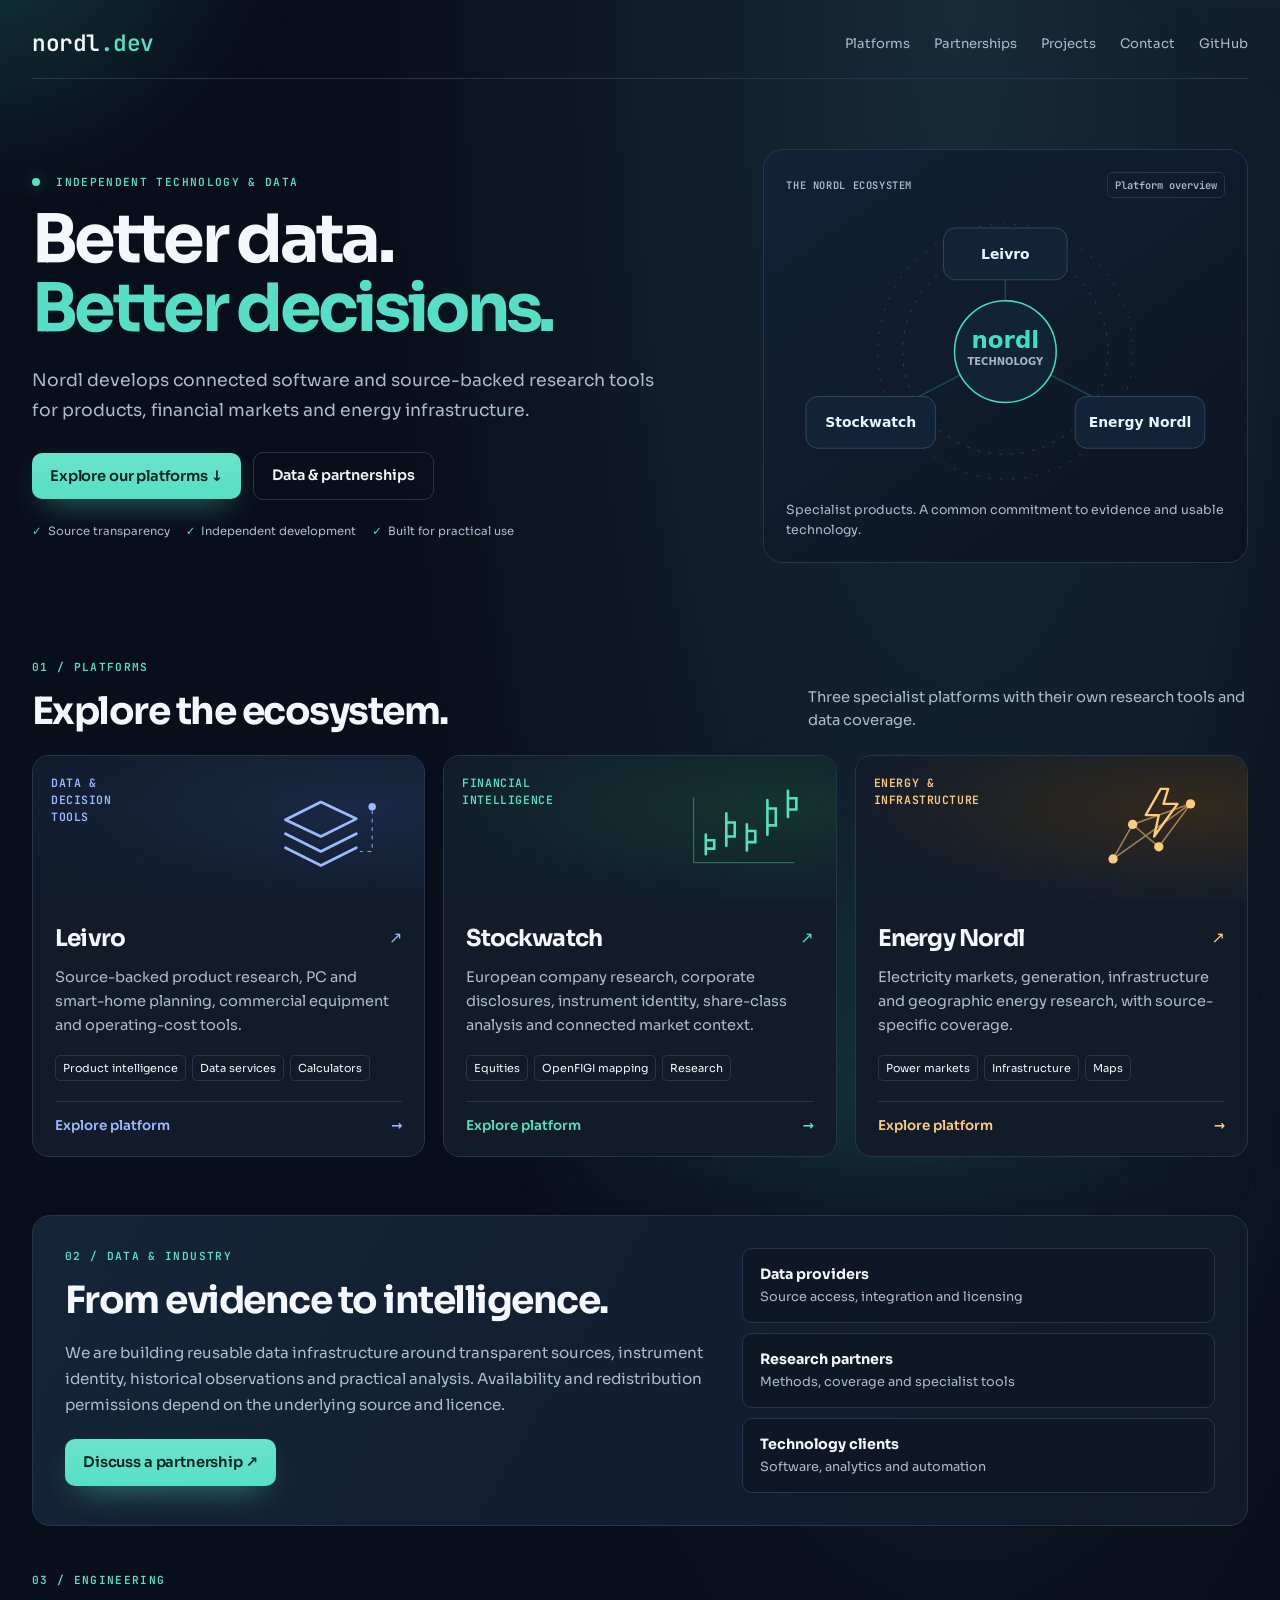
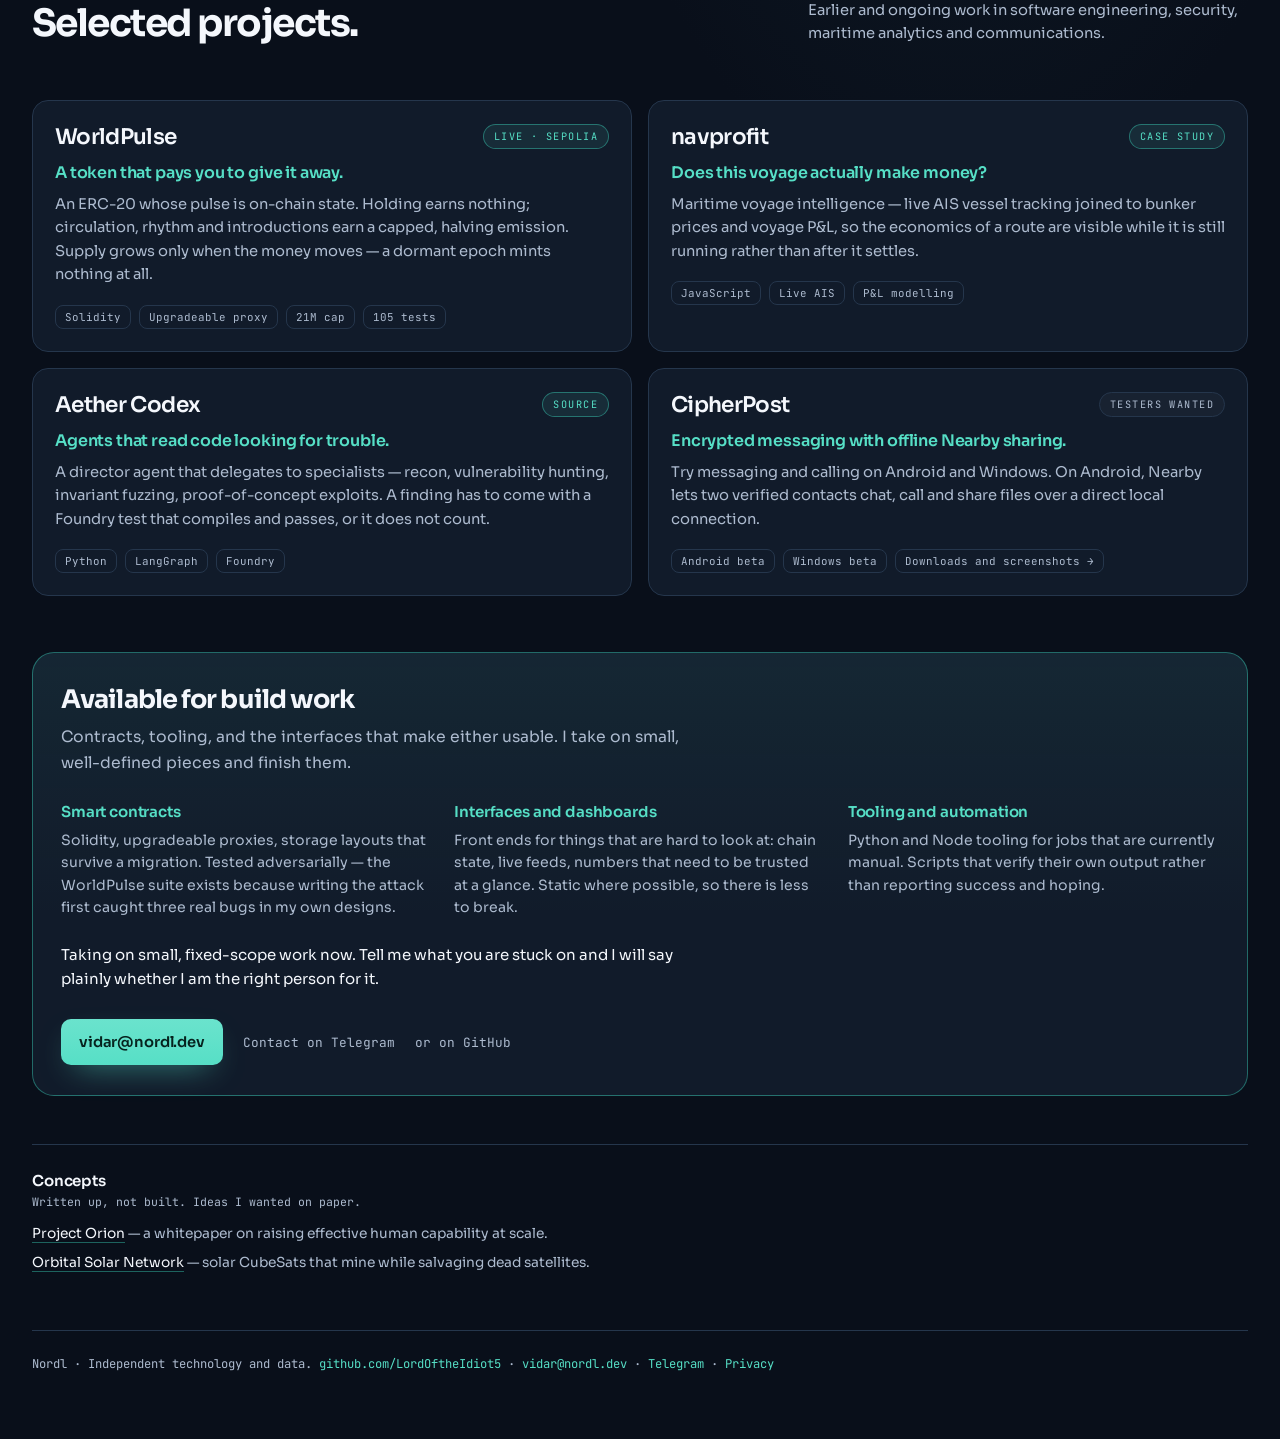
<file: index.html>
<!doctype html>
<html lang="en">
<head>
  <meta charset="UTF-8">
  <meta name="viewport" content="width=device-width, initial-scale=1.0">
  <title>Nordl — Technology, data &amp; intelligence</title>
  <meta name="description" content="Independent technology and source-backed data platforms for product research, financial markets and energy infrastructure.">
  <meta property="og:title" content="Nordl — Technology, data &amp; intelligence">
  <meta property="og:description" content="Independent technology and source-backed data platforms for product research, financial markets and energy infrastructure.">
  <meta property="og:type" content="website">
  <meta property="og:url" content="https://nordl.dev/">
  <meta name="twitter:card" content="summary">
  <link rel="icon" href="data:image/svg+xml,%3Csvg xmlns='http://www.w3.org/2000/svg' viewBox='0 0 32 32'%3E%3Ccircle cx='16' cy='16' r='13' fill='none' stroke='%233ee0c5' stroke-width='3'/%3E%3C/svg%3E">
  <link rel="preconnect" href="https://fonts.googleapis.com">
  <link rel="preconnect" href="https://fonts.gstatic.com" crossorigin>
  <link href="https://fonts.googleapis.com/css2?family=Sora:wght@400;600;700&family=JetBrains+Mono:wght@400;600&display=swap" rel="stylesheet">
  <link rel="canonical" href="https://nordl.dev/">
  <meta name="robots" content="index,follow">
  <meta name="theme-color" content="#0a101b">
  <link rel="stylesheet" href="style.css">
  <link rel="stylesheet" href="home-v2.css">
  <meta name="google-adsense-account" content="ca-pub-8277014667878301">
</head>
<body class="nordl-home">
  <div class="aurora" aria-hidden="true"></div>

  <main class="page">
    <header class="masthead">
      <a class="wordmark" href="/">nordl<span>.dev</span></a>
      <nav class="links" aria-label="Main navigation">
        <a href="#platforms">Platforms</a>
        <a href="#partnerships">Partnerships</a>
        <a href="#projects">Projects</a>
        <a href="#work">Contact</a>
        <a href="https://github.com/LordOftheIdiot5" target="_blank" rel="noopener noreferrer">GitHub</a>
      </nav>
    </header>

    <section class="nordl-hero" aria-labelledby="main-title">
      <div class="hero-copy"><p class="section-kicker"><span class="signal-dot"></span> INDEPENDENT TECHNOLOGY &amp; DATA</p>
      <h1 id="main-title">Better data.<br><span>Better decisions.</span></h1>
      <p class="hero-description">Nordl develops connected software and source-backed research tools for products, financial markets and energy infrastructure.</p>
      <div class="hero-actions"><a class="contact-button" href="#platforms">Explore our platforms <span aria-hidden="true">↓</span></a><a class="outline-button" href="#partnerships">Data &amp; partnerships</a></div>
      <div class="hero-principles"><span>Source transparency</span><span>Independent development</span><span>Built for practical use</span></div></div>
      <div class="network-panel" aria-label="Our technology ecosystem">
        <div class="network-top"><span>THE NORDL ECOSYSTEM</span><span class="network-chip">Platform overview</span></div>
        <svg viewBox="0 0 440 280" role="img" aria-labelledby="network-title"><title id="network-title">Nordl connects Leivro, Stockwatch and Energy Nordl as independent specialist platforms</title><g fill="none" stroke="#3ee0c5" stroke-opacity=".24"><circle cx="220" cy="142" r="103" stroke-dasharray="3 8"/><circle cx="220" cy="142" r="128" stroke-dasharray="2 10"/><path d="M220 142 220 44M220 142 85 212M220 142 355 212" stroke-width="1.5"/></g><g fill="#132337" stroke="#31475b"><rect x="158" y="18" width="124" height="52" rx="12"/><rect x="20" y="187" width="130" height="52" rx="12"/><rect x="290" y="187" width="130" height="52" rx="12"/><circle cx="220" cy="142" r="51" stroke="#3ee0c5" stroke-width="1.5"/></g><g font-family="system-ui,sans-serif" text-anchor="middle" fill="#e9f5ff" font-size="14" font-weight="600"><text x="220" y="49">Leivro</text><text x="85" y="218">Stockwatch</text><text x="355" y="218">Energy Nordl</text><text x="220" y="138" font-size="23" fill="#3ee0c5">nordl</text><text x="220" y="155" font-size="10" fill="#a0b7cc">TECHNOLOGY</text></g></svg>
        <p>Specialist products. A common commitment to evidence and usable technology.</p>
      </div>
    </section>
    <section class="nordl-section" id="platforms"><div class="section-heading"><div><p class="section-kicker">01 / PLATFORMS</p><h2>Explore the ecosystem.</h2></div><p>Three specialist platforms with their own research tools and data coverage.</p></div><div class="platform-grid"><a class="platform leivro" href="https://leivro.com/"><div class="platform-art" aria-hidden="true"><span>Data &amp; decision tools</span><svg viewBox="0 0 150 120"><path d="M24 49 62 30 100 48 62 67Z M24 64 62 83 100 64 M24 79 62 98 100 79" fill="none" stroke="currentColor" stroke-width="2.8" stroke-linecap="round" stroke-linejoin="round"/><circle cx="117" cy="35" r="4" fill="currentColor"/><path d="M117 39v44h-13" fill="none" stroke="currentColor" stroke-dasharray="4 5"/></svg></div><div class="platform-body"><div class="platform-title"><h3>Leivro</h3><span aria-hidden="true">↗</span></div><p>Source-backed product research, PC and smart-home planning, commercial equipment and operating-cost tools.</p><ul class="platform-tags"><li>Product intelligence</li><li>Data services</li><li>Calculators</li></ul><span class="platform-link">Explore platform <span aria-hidden="true">→</span></span></div></a>
<a class="platform stocks" href="https://stocks.nordl.dev/"><div class="platform-art" aria-hidden="true"><span>Financial intelligence</span><svg viewBox="0 0 150 120"><path d="M20 95H128M20 25V95" fill="none" stroke="currentColor" opacity=".5"/><g fill="none" stroke="currentColor" stroke-width="2.8" stroke-linecap="round"><path d="M33 65v21m0-15h9v9h-9M55 42v35m0-25h9v15h-9M77 54v28m0-21h9v12h-9M99 28v37m0-28h9v18h-9M121 18v28m0-20h9v12h-9"/></g></svg></div><div class="platform-body"><div class="platform-title"><h3>Stockwatch</h3><span aria-hidden="true">↗</span></div><p>European company research, corporate disclosures, instrument identity, share-class analysis and connected market context.</p><ul class="platform-tags"><li>Equities</li><li>OpenFIGI mapping</li><li>Research</li></ul><span class="platform-link">Explore platform <span aria-hidden="true">→</span></span></div></a>
<a class="platform energy" href="https://energy.nordl.dev/"><div class="platform-art" aria-hidden="true"><span>Energy &amp; infrastructure</span><svg viewBox="0 0 150 120"><path d="M29 91 50 54 78 78 112 32M29 91l83-59M50 54l62-22" stroke="currentColor" stroke-width="1.7" fill="none" opacity=".55"/><g fill="currentColor"><circle cx="29" cy="91" r="5"/><circle cx="50" cy="54" r="5"/><circle cx="78" cy="78" r="5"/><circle cx="112" cy="32" r="5"/></g><path d="m80 16-16 28h14l-5 23 25-35H83l5-16Z" fill="none" stroke="currentColor" stroke-width="2.5" stroke-linejoin="round"/></svg></div><div class="platform-body"><div class="platform-title"><h3>Energy Nordl</h3><span aria-hidden="true">↗</span></div><p>Electricity markets, generation, infrastructure and geographic energy research, with source-specific coverage.</p><ul class="platform-tags"><li>Power markets</li><li>Infrastructure</li><li>Maps</li></ul><span class="platform-link">Explore platform <span aria-hidden="true">→</span></span></div></a></div></section>
    <section class="nordl-section partner-panel" id="partnerships"><div><p class="section-kicker">02 / DATA &amp; INDUSTRY</p><h2>From evidence to intelligence.</h2><p>We are building reusable data infrastructure around transparent sources, instrument identity, historical observations and practical analysis. Availability and redistribution permissions depend on the underlying source and licence.</p><a class="contact-button" href="mailto:vidar@nordl.dev?subject=Data%20and%20technology%20partnerships">Discuss a partnership <span aria-hidden="true">↗</span></a></div><div class="partner-topics"><div><strong>Data providers</strong><span>Source access, integration and licensing</span></div><div><strong>Research partners</strong><span>Methods, coverage and specialist tools</span></div><div><strong>Technology clients</strong><span>Software, analytics and automation</span></div></div></section>
    <section class="nordl-section" id="projects"><div class="section-heading"><div><p class="section-kicker">03 / ENGINEERING</p><h2>Selected projects.</h2></div><p>Earlier and ongoing work in software engineering, security, maritime analytics and communications.</p></div></section>


    <section class="projects">
      <a class="project live" href="worldpulse.html">
        <div class="project-head">
          <h2>WorldPulse</h2>
          <span class="badge">Live · Sepolia</span>
        </div>
        <p class="project-line">A token that pays you to give it away.</p>
        <p class="project-body">
          An ERC-20 whose pulse is on-chain state. Holding earns nothing; circulation,
          rhythm and introductions earn a capped, halving emission. Supply grows only
          when the money moves — a dormant epoch mints nothing at all.
        </p>
        <ul class="project-meta">
          <li>Solidity</li>
          <li>Upgradeable proxy</li>
          <li>21M cap</li>
          <li>105 tests</li>
        </ul>
      </a>

      <a class="project live" href="navprofit.html">
        <div class="project-head">
          <h2>navprofit</h2>
          <span class="badge">Case study</span>
        </div>
        <p class="project-line">Does this voyage actually make money?</p>
        <p class="project-body">
          Maritime voyage intelligence — live AIS vessel tracking joined to bunker
          prices and voyage P&amp;L, so the economics of a route are visible while it
          is still running rather than after it settles.
        </p>
        <ul class="project-meta">
          <li>JavaScript</li>
          <li>Live AIS</li>
          <li>P&amp;L modelling</li>
        </ul>
      </a>

      <a class="project live" href="aether-codex.html">
        <div class="project-head">
          <h2>Aether Codex</h2>
          <span class="badge">Source</span>
        </div>
        <p class="project-line">Agents that read code looking for trouble.</p>
        <p class="project-body">
          A director agent that delegates to specialists — recon, vulnerability
          hunting, invariant fuzzing, proof-of-concept exploits. A finding has to
          come with a Foundry test that compiles and passes, or it does not count.
        </p>
        <ul class="project-meta">
          <li>Python</li>
          <li>LangGraph</li>
          <li>Foundry</li>
        </ul>
      </a>

      <a class="project live" href="cipherpost.html">
        <div class="project-head">
          <h2>CipherPost</h2>
          <span class="badge quiet">Testers wanted</span>
        </div>
        <p class="project-line">Encrypted messaging with offline Nearby sharing.</p>
        <p class="project-body">Try messaging and calling on Android and Windows. On Android, Nearby lets two verified contacts chat, call and share files over a direct local connection.</p>
        <ul class="project-meta">
          <li>Android beta</li>
          <li>Windows beta</li>
          <li>Downloads and screenshots →</li>
        </ul>
      </a>
    </section>


    <section class="services" id="work">
      <h2 class="services-title">Available for build work</h2>
      <p class="services-lede">
        Contracts, tooling, and the interfaces that make either usable. I take on
        small, well-defined pieces and finish them.
      </p>
      <div class="services-grid">
        <div class="service">
          <h3>Smart contracts</h3>
          <p>
            Solidity, upgradeable proxies, storage layouts that survive a migration.
            Tested adversarially — the WorldPulse suite exists because writing the
            attack first caught three real bugs in my own designs.
          </p>
        </div>
        <div class="service">
          <h3>Interfaces and dashboards</h3>
          <p>
            Front ends for things that are hard to look at: chain state, live feeds,
            numbers that need to be trusted at a glance. Static where possible, so
            there is less to break.
          </p>
        </div>
        <div class="service">
          <h3>Tooling and automation</h3>
          <p>
            Python and Node tooling for jobs that are currently manual. Scripts that
            verify their own output rather than reporting success and hoping.
          </p>
        </div>
      </div>
      <p class="services-availability">
        Taking on small, fixed-scope work now. Tell me what you are stuck on and I
        will say plainly whether I am the right person for it.
      </p>
      <p class="services-contact">
        <a class="contact-button" href="mailto:vidar@nordl.dev?subject=Build%20work">vidar@nordl.dev</a>
        <a class="contact-alt" href="https://t.me/NordlOfficial" rel="noopener noreferrer">Contact on Telegram</a>
        <a class="contact-alt" href="https://github.com/LordOftheIdiot5" target="_blank" rel="noopener noreferrer">or on GitHub</a>
      </p>
    </section>

    <section class="concepts">
      <h2 class="concepts-title">Concepts</h2>
      <p class="concepts-note">Written up, not built. Ideas I wanted on paper.</p>
      <ul class="concepts-list">
        <li>
          <a href="https://github.com/LordOftheIdiot5/project-orion" target="_blank" rel="noopener noreferrer">Project Orion</a>
          <span>— a whitepaper on raising effective human capability at scale.</span>
        </li>
        <li>
          <a href="https://github.com/LordOftheIdiot5/osn-whitepaper" target="_blank" rel="noopener noreferrer">Orbital Solar Network</a>
          <span>— solar CubeSats that mine while salvaging dead satellites.</span>
        </li>
      </ul>
    </section>

    <footer class="foot">
      <p>
        Nordl · Independent technology and data.
        <a href="https://github.com/LordOftheIdiot5" target="_blank" rel="noopener noreferrer">github.com/LordOftheIdiot5</a>
        · <a href="mailto:vidar@nordl.dev">vidar@nordl.dev</a>
         · <a href="https://t.me/NordlOfficial" rel="noopener noreferrer">Telegram</a> · <a href="/privacy.html">Privacy</a>
      </p>
    </footer>
  </main>
</body>
</html>
</file>
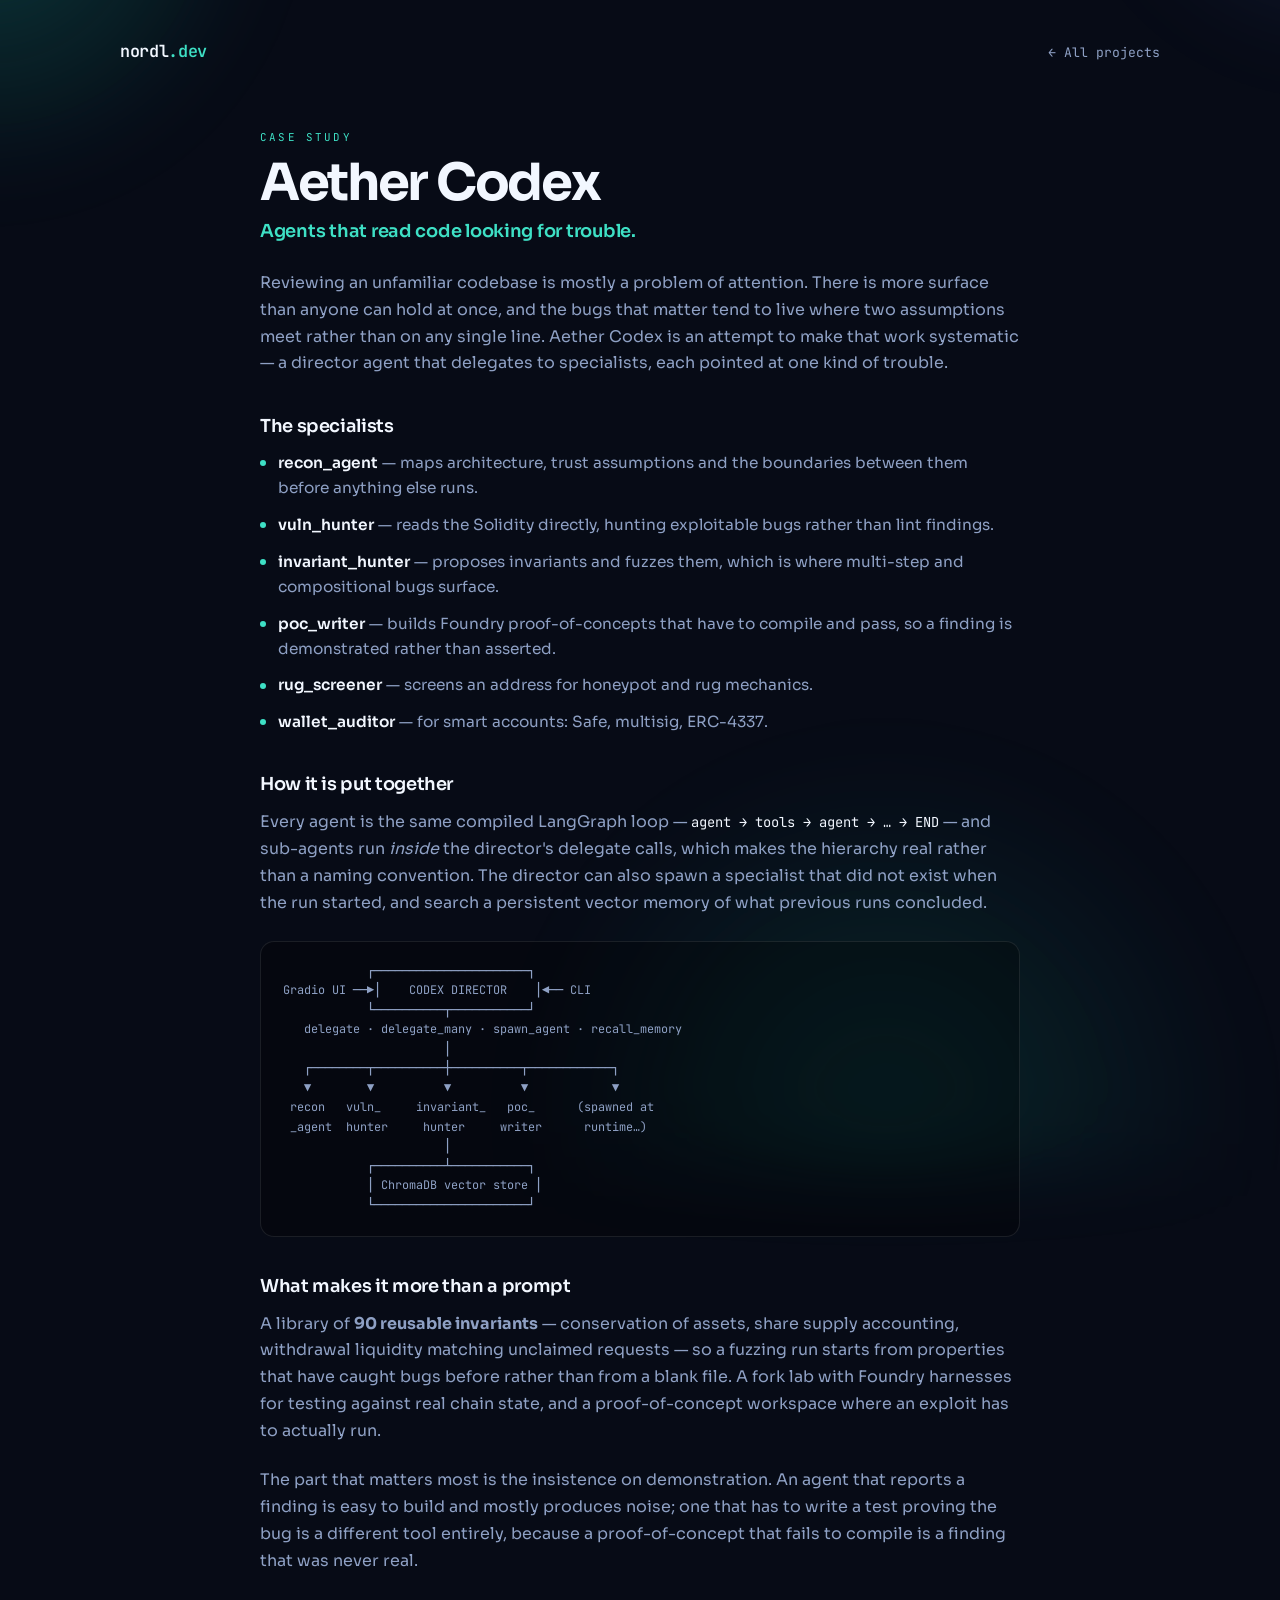
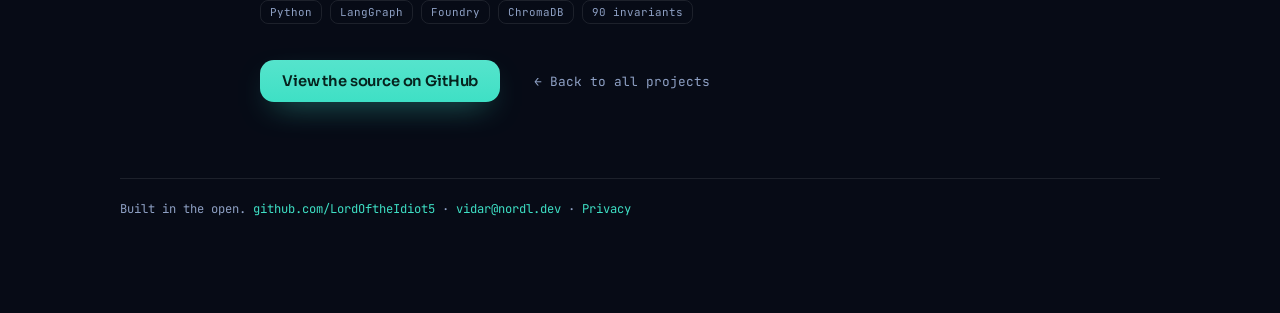
<file: aether-codex.html>
<!doctype html>
<html lang="en">
<head>
  <meta charset="UTF-8">
  <meta name="viewport" content="width=device-width, initial-scale=1.0">
  <title>Aether Codex — nordl.dev</title>
  <meta name="description" content="A multi-agent framework where specialist agents read Solidity, write proof-of-concept exploits, and fuzz invariants.">
  <meta property="og:title" content="Aether Codex — agents that read code looking for trouble">
  <meta property="og:description" content="Specialist LangGraph agents for recon, vulnerability hunting, PoC exploits and invariant fuzzing.">
  <meta property="og:type" content="article">
  <meta property="og:url" content="https://nordl.dev/aether-codex.html">
  <meta name="twitter:card" content="summary">
  <link rel="icon" href="data:image/svg+xml,%3Csvg xmlns='http://www.w3.org/2000/svg' viewBox='0 0 32 32'%3E%3Ccircle cx='16' cy='16' r='13' fill='none' stroke='%233ee0c5' stroke-width='3'/%3E%3C/svg%3E">
  <link rel="preconnect" href="https://fonts.googleapis.com">
  <link rel="preconnect" href="https://fonts.gstatic.com" crossorigin>
  <link href="https://fonts.googleapis.com/css2?family=Sora:wght@400;600;700&family=JetBrains+Mono:wght@400;600&display=swap" rel="stylesheet">
  <link rel="stylesheet" href="style.css">
  <meta name="google-adsense-account" content="ca-pub-8277014667878301">
</head>
<body>
  <div class="aurora" aria-hidden="true"></div>

  <main class="page">
    <header class="masthead">
      <a class="wordmark" href="/">nordl<span>.dev</span></a>
      <nav class="links">
        <a href="/">← All projects</a>
      </nav>
    </header>

    <article class="case">
      <p class="case-kicker">Case study</p>
      <h1>Aether Codex</h1>
      <p class="case-line">Agents that read code looking for trouble.</p>

      <p class="case-body">
        Reviewing an unfamiliar codebase is mostly a problem of attention. There is
        more surface than anyone can hold at once, and the bugs that matter tend to
        live where two assumptions meet rather than on any single line. Aether Codex
        is an attempt to make that work systematic — a director agent that delegates
        to specialists, each pointed at one kind of trouble.
      </p>

      <h2>The specialists</h2>
      <ul class="case-list">
        <li><strong>recon_agent</strong> — maps architecture, trust assumptions and the boundaries between them before anything else runs.</li>
        <li><strong>vuln_hunter</strong> — reads the Solidity directly, hunting exploitable bugs rather than lint findings.</li>
        <li><strong>invariant_hunter</strong> — proposes invariants and fuzzes them, which is where multi-step and compositional bugs surface.</li>
        <li><strong>poc_writer</strong> — builds Foundry proof-of-concepts that have to compile and pass, so a finding is demonstrated rather than asserted.</li>
        <li><strong>rug_screener</strong> — screens an address for honeypot and rug mechanics.</li>
        <li><strong>wallet_auditor</strong> — for smart accounts: Safe, multisig, ERC-4337.</li>
      </ul>

      <h2>How it is put together</h2>
      <p class="case-body">
        Every agent is the same compiled LangGraph loop —
        <span class="mono-inline">agent → tools → agent → … → END</span> — and
        sub-agents run <em>inside</em> the director's delegate calls, which makes the
        hierarchy real rather than a naming convention. The director can also spawn a
        specialist that did not exist when the run started, and search a persistent
        vector memory of what previous runs concluded.
      </p>

      <pre class="case-code"><code>            ┌──────────────────────┐
Gradio UI ──▶│    CODEX DIRECTOR    │◀── CLI
            └──────────┬───────────┘
   delegate · delegate_many · spawn_agent · recall_memory
                       │
   ┌────────┬──────────┼──────────┬────────────┐
   ▼        ▼          ▼          ▼            ▼
 recon   vuln_     invariant_   poc_      (spawned at
 _agent  hunter     hunter     writer      runtime…)
                       │
            ┌──────────┴───────────┐
            │ ChromaDB vector store │
            └──────────────────────┘</code></pre>

      <h2>What makes it more than a prompt</h2>
      <p class="case-body">
        A library of <strong>90 reusable invariants</strong> — conservation of assets,
        share supply accounting, withdrawal liquidity matching unclaimed requests — so
        a fuzzing run starts from properties that have caught bugs before rather than
        from a blank file. A fork lab with Foundry harnesses for testing against real
        chain state, and a proof-of-concept workspace where an exploit has to actually
        run.
      </p>
      <p class="case-body">
        The part that matters most is the insistence on demonstration. An agent that
        reports a finding is easy to build and mostly produces noise; one that has to
        write a test proving the bug is a different tool entirely, because a
        proof-of-concept that fails to compile is a finding that was never real.
      </p>

      <ul class="project-meta case-meta">
        <li>Python</li>
        <li>LangGraph</li>
        <li>Foundry</li>
        <li>ChromaDB</li>
        <li>90 invariants</li>
      </ul>

      <p class="case-actions">
        <a class="contact-button" href="https://github.com/LordOftheIdiot5/aether-codex" target="_blank" rel="noopener noreferrer">View the source on GitHub</a>
        <a class="contact-alt" href="/">← Back to all projects</a>
      </p>
    </article>

    <footer class="foot">
      <p>
        Built in the open.
        <a href="https://github.com/LordOftheIdiot5" target="_blank" rel="noopener noreferrer">github.com/LordOftheIdiot5</a>
        · <a href="mailto:vidar@nordl.dev">vidar@nordl.dev</a>
         · <a href="/privacy.html">Privacy</a>
      </p>
    </footer>
  </main>
</body>
</html>
</file>
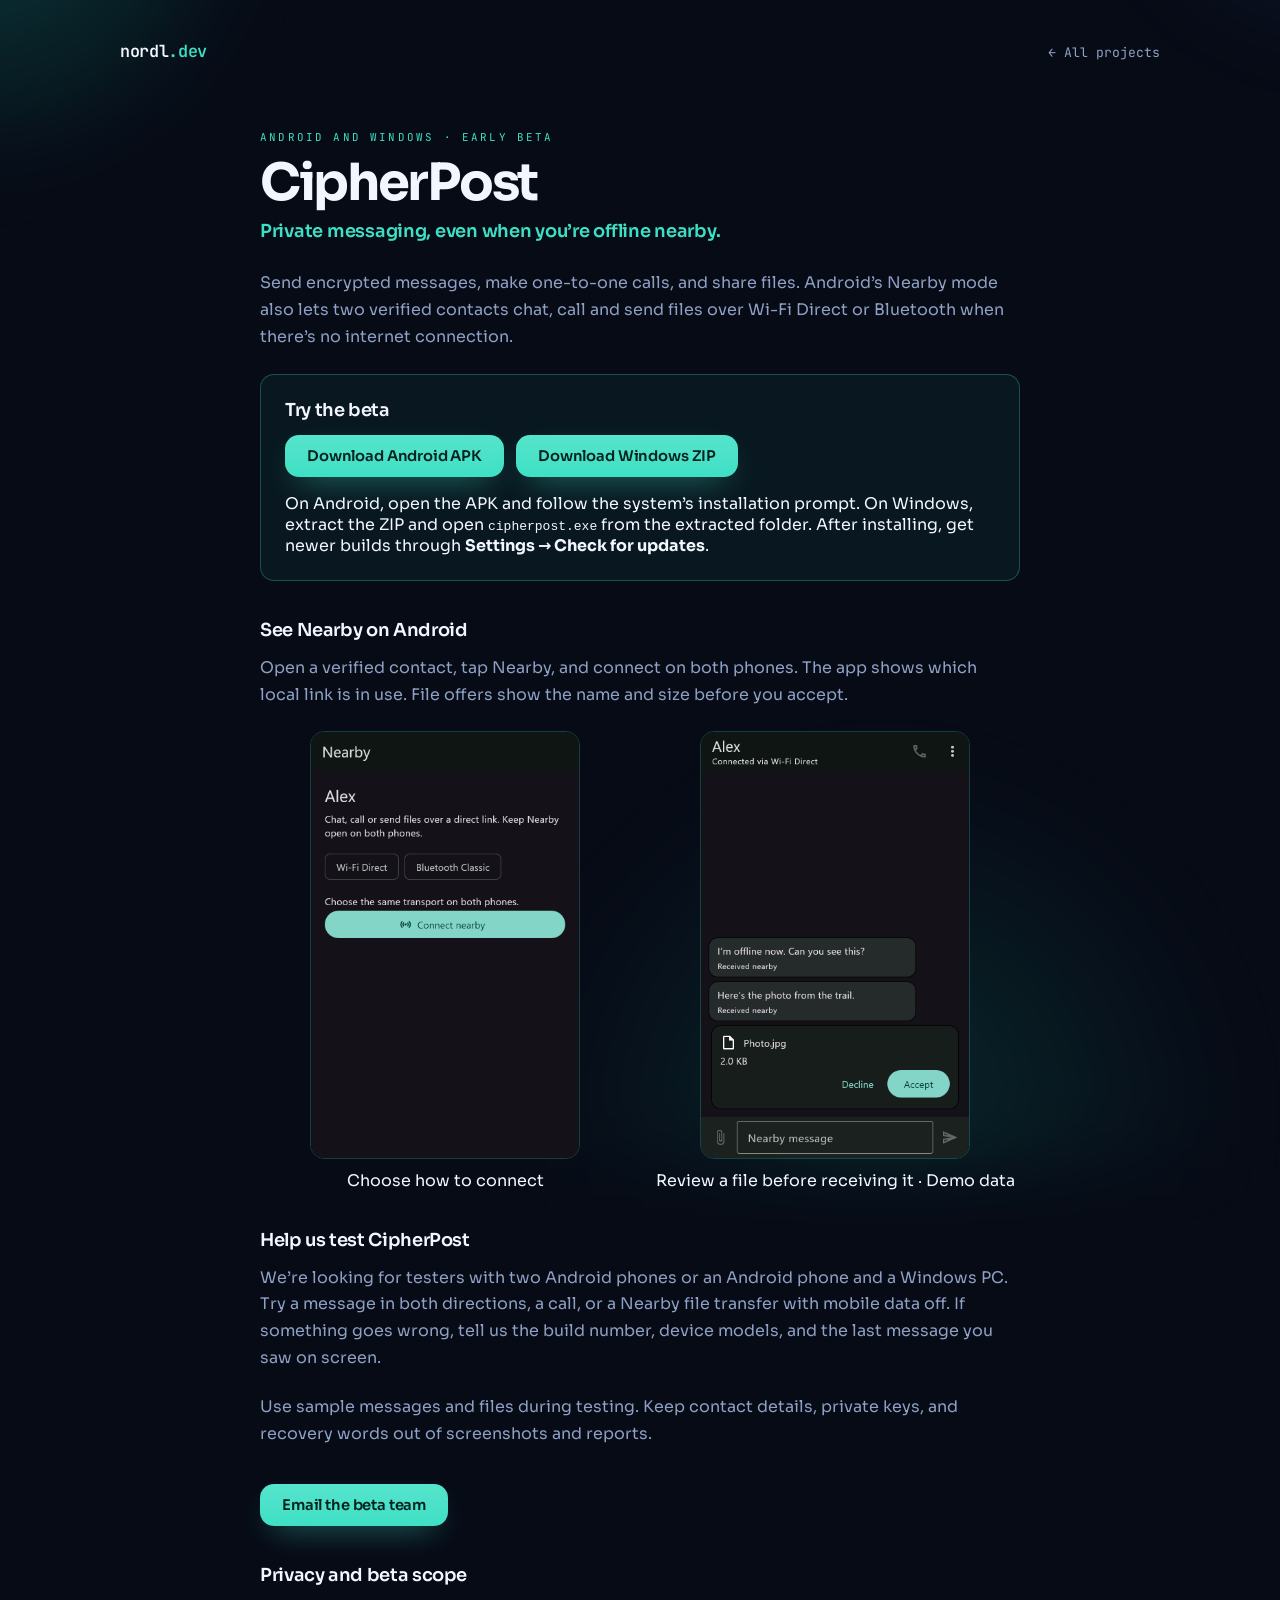
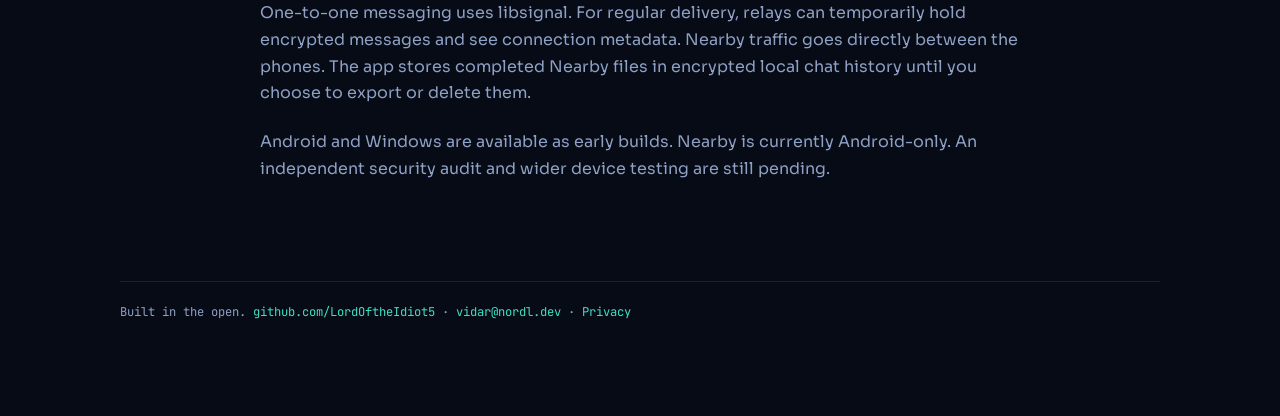
<file: cipherpost.html>
<!doctype html>
<html lang="en">
<head>
  <meta charset="UTF-8">
  <meta name="viewport" content="width=device-width, initial-scale=1.0">
  <title>CipherPost — nordl.dev</title>
  <meta name="description" content="Try CipherPost for Android and Windows. Test encrypted messaging, calls, and offline Nearby sharing on Android.">
  <meta property="og:title" content="CipherPost — encrypted messaging beta">
  <meta property="og:description" content="Try encrypted messaging and calls, plus direct offline sharing between nearby Android phones.">
  <meta property="og:type" content="article">
  <meta property="og:url" content="https://nordl.dev/cipherpost.html">
  <meta property="og:image" content="https://nordl.dev/img/cipherpost-nearby-file.png">
  <meta name="twitter:card" content="summary_large_image">
  <meta name="twitter:image" content="https://nordl.dev/img/cipherpost-nearby-file.png">
  <link rel="icon" href="data:image/svg+xml,%3Csvg xmlns='http://www.w3.org/2000/svg' viewBox='0 0 32 32'%3E%3Ccircle cx='16' cy='16' r='13' fill='none' stroke='%233ee0c5' stroke-width='3'/%3E%3C/svg%3E">
  <link rel="preconnect" href="https://fonts.googleapis.com">
  <link rel="preconnect" href="https://fonts.gstatic.com" crossorigin>
  <link href="https://fonts.googleapis.com/css2?family=Sora:wght@400;600;700&family=JetBrains+Mono:wght@400;600&display=swap" rel="stylesheet">
  <link rel="stylesheet" href="style.css">
  <meta name="google-adsense-account" content="ca-pub-8277014667878301">
</head>
<body>
  <div class="aurora" aria-hidden="true"></div>

  <main class="page">
    <header class="masthead">
      <a class="wordmark" href="/">nordl<span>.dev</span></a>
      <nav class="links">
        <a href="/">← All projects</a>
      </nav>
    </header>

    <article class="case">
      <p class="case-kicker">Android and Windows · Early beta</p>
      <h1>CipherPost</h1>
      <p class="case-line">Private messaging, even when you’re offline nearby.</p>
      <p class="case-body">Send encrypted messages, make one-to-one calls, and share files. Android’s Nearby mode also lets two verified contacts chat, call and send files over Wi-Fi Direct or Bluetooth when there’s no internet connection.</p>

      <section class="beta-panel" aria-labelledby="downloads">
        <h2 id="downloads">Try the beta</h2>
        <div class="beta-downloads">
          <a class="contact-button" href="https://relay1.cipherpost.nordl.dev/updates/CipherPost-build36.apk">Download Android APK</a>
          <a class="contact-button" href="https://relay1.cipherpost.nordl.dev/updates/CipherPost-Windows-build30.zip">Download Windows ZIP</a>
        </div>
        <p>On Android, open the APK and follow the system’s installation prompt. On Windows, extract the ZIP and open <code>cipherpost.exe</code> from the extracted folder. After installing, get newer builds through <strong>Settings → Check for updates</strong>.</p>
      </section>

      <section aria-labelledby="nearby-preview">
        <h2 id="nearby-preview">See Nearby on Android</h2>
        <p class="case-body">Open a verified contact, tap Nearby, and connect on both phones. The app shows which local link is in use. File offers show the name and size before you accept.</p>
        <div class="beta-screens">
          <figure>
            <img src="img/cipherpost-nearby-connect.png" alt="CipherPost Nearby setup with Wi-Fi Direct, Bluetooth Classic, and a Connect nearby button" width="780" height="1240" loading="lazy">
            <figcaption>Choose how to connect</figcaption>
          </figure>
          <figure>
            <img src="img/cipherpost-nearby-file.png" alt="A connected CipherPost Nearby chat with a photo offer, Accept and Decline controls, and a message composer" width="780" height="1240" loading="lazy">
            <figcaption>Review a file before receiving it · Demo data</figcaption>
          </figure>
        </div>
      </section>

      <section aria-labelledby="testers">
        <h2 id="testers">Help us test CipherPost</h2>
        <p class="case-body">We’re looking for testers with two Android phones or an Android phone and a Windows PC. Try a message in both directions, a call, or a Nearby file transfer with mobile data off. If something goes wrong, tell us the build number, device models, and the last message you saw on screen.</p>
        <p class="case-body">Use sample messages and files during testing. Keep contact details, private keys, and recovery words out of screenshots and reports.</p>
        <p class="case-actions"><a class="contact-button" href="mailto:Loticoins@proton.me?subject=CipherPost%20beta%20testing">Email the beta team</a></p>
      </section>

      <section aria-labelledby="privacy">
        <h2 id="privacy">Privacy and beta scope</h2>
        <p class="case-body">One-to-one messaging uses libsignal. For regular delivery, relays can temporarily hold encrypted messages and see connection metadata. Nearby traffic goes directly between the phones. The app stores completed Nearby files in encrypted local chat history until you choose to export or delete them.</p>
        <p class="case-body">Android and Windows are available as early builds. Nearby is currently Android-only. An independent security audit and wider device testing are still pending.</p>
      </section>
    </article>

    <footer class="foot">
      <p>
        Built in the open.
        <a href="https://github.com/LordOftheIdiot5" target="_blank" rel="noopener noreferrer">github.com/LordOftheIdiot5</a>
        · <a href="mailto:vidar@nordl.dev">vidar@nordl.dev</a>
         · <a href="/privacy.html">Privacy</a>
      </p>
    </footer>
  </main>
</body>
</html>
</file>
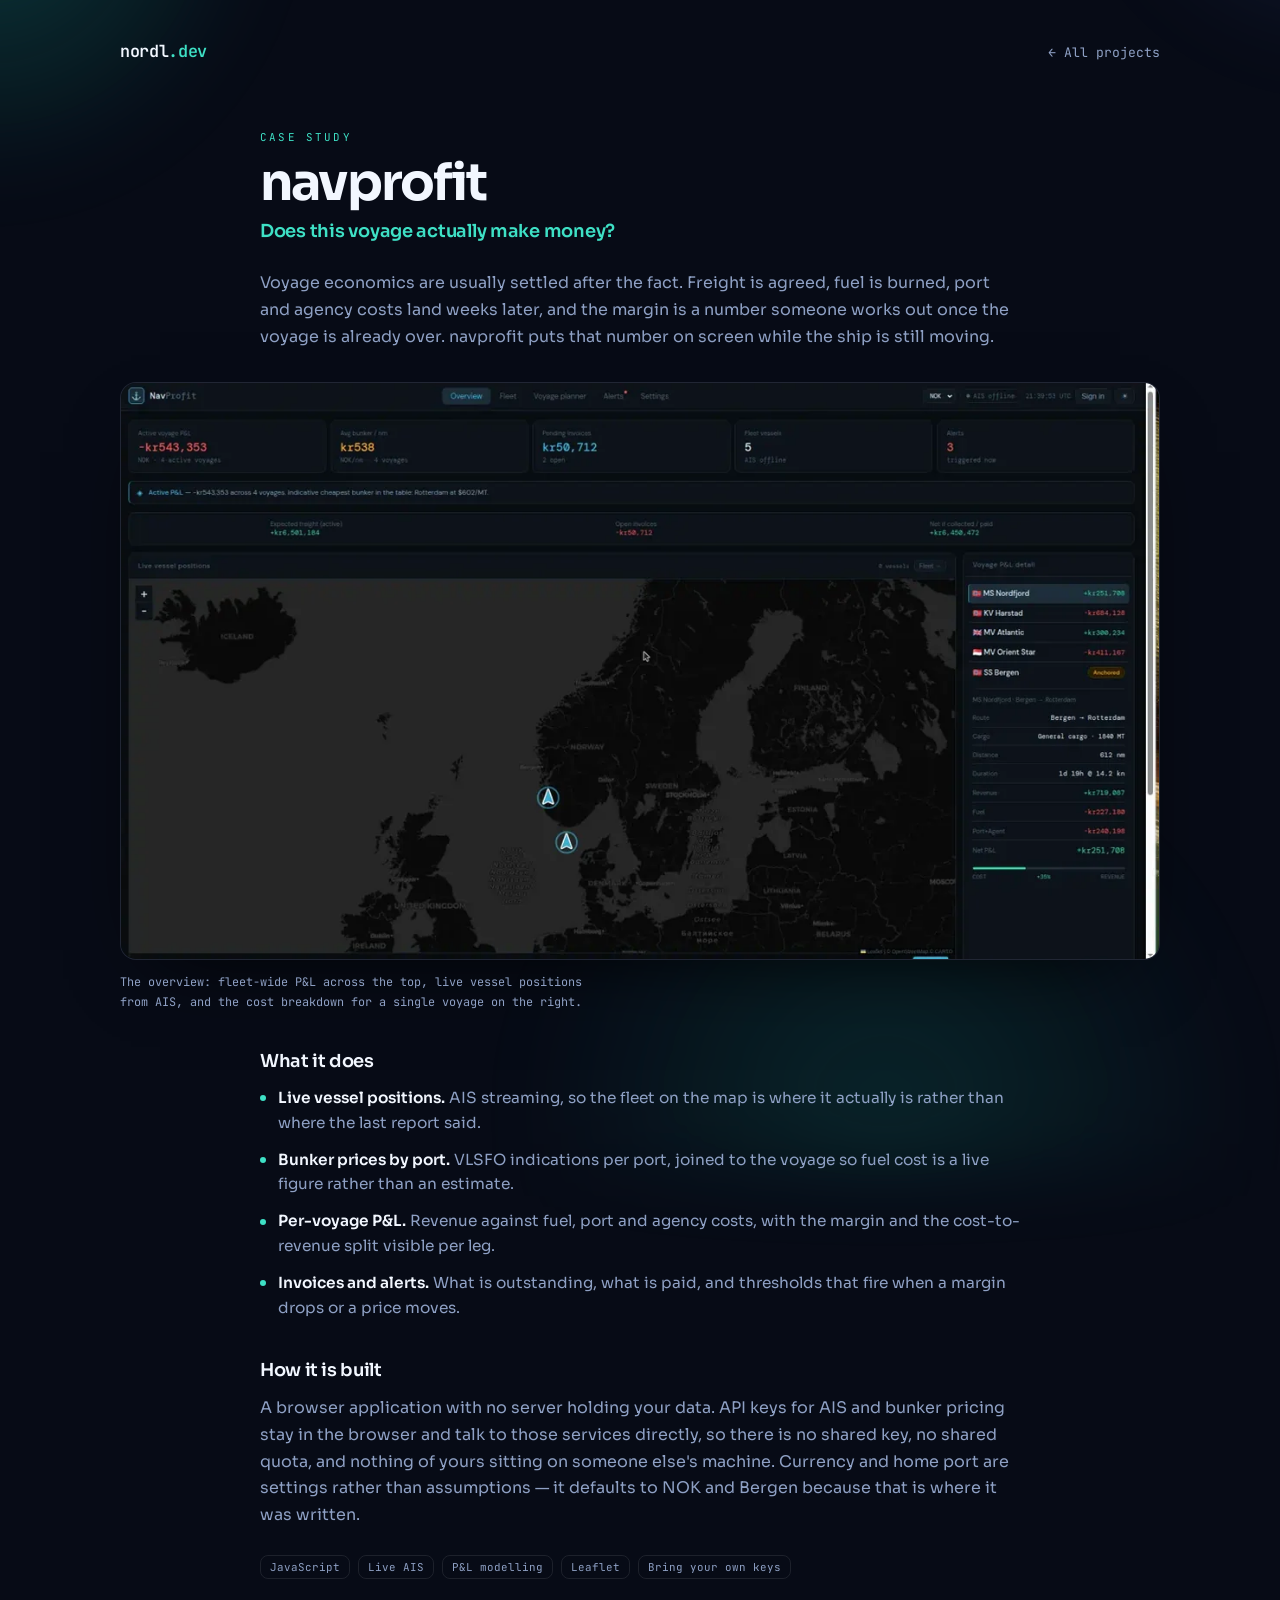
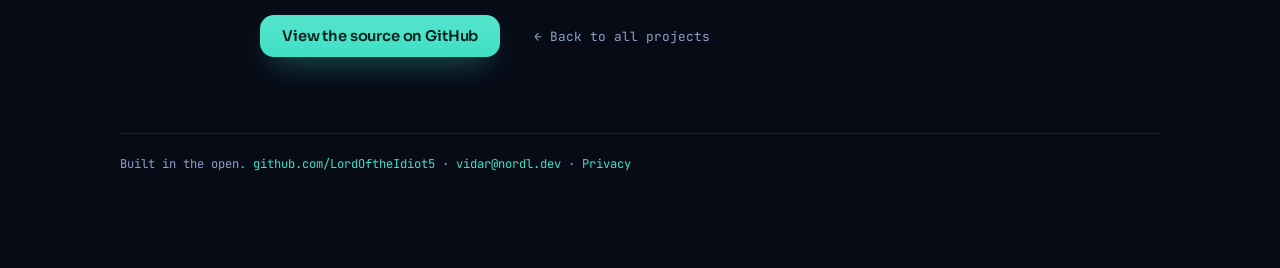
<file: navprofit.html>
<!doctype html>
<html lang="en">
<head>
  <meta charset="UTF-8">
  <meta name="viewport" content="width=device-width, initial-scale=1.0">
  <title>navprofit — nordl.dev</title>
  <meta name="description" content="Maritime voyage intelligence: live AIS vessel tracking joined to bunker prices and voyage P&L.">
  <meta property="og:title" content="navprofit — maritime voyage intelligence">
  <meta property="og:description" content="Live AIS vessel tracking joined to bunker prices and voyage P&L, while the voyage is still running.">
  <meta property="og:type" content="article">
  <meta property="og:url" content="https://nordl.dev/navprofit.html">
  <meta property="og:image" content="https://nordl.dev/img/navprofit.png">
  <meta name="twitter:card" content="summary_large_image">
  <meta name="twitter:image" content="https://nordl.dev/img/navprofit.png">
  <link rel="icon" href="data:image/svg+xml,%3Csvg xmlns='http://www.w3.org/2000/svg' viewBox='0 0 32 32'%3E%3Ccircle cx='16' cy='16' r='13' fill='none' stroke='%233ee0c5' stroke-width='3'/%3E%3C/svg%3E">
  <link rel="preconnect" href="https://fonts.googleapis.com">
  <link rel="preconnect" href="https://fonts.gstatic.com" crossorigin>
  <link href="https://fonts.googleapis.com/css2?family=Sora:wght@400;600;700&family=JetBrains+Mono:wght@400;600&display=swap" rel="stylesheet">
  <link rel="stylesheet" href="style.css">
  <meta name="google-adsense-account" content="ca-pub-8277014667878301">
</head>
<body>
  <div class="aurora" aria-hidden="true"></div>

  <main class="page">
    <header class="masthead">
      <a class="wordmark" href="/">nordl<span>.dev</span></a>
      <nav class="links">
        <a href="/">← All projects</a>
      </nav>
    </header>

    <article class="case">
      <p class="case-kicker">Case study</p>
      <h1>navprofit</h1>
      <p class="case-line">Does this voyage actually make money?</p>

      <p class="case-body">
        Voyage economics are usually settled after the fact. Freight is agreed, fuel
        is burned, port and agency costs land weeks later, and the margin is a
        number someone works out once the voyage is already over. navprofit puts
        that number on screen while the ship is still moving.
      </p>

      <figure class="case-figure">
        <picture>
          <source srcset="img/navprofit.webp" type="image/webp">
          <img src="img/navprofit.png" alt="The navprofit overview: active voyage P&amp;L, average bunker cost per nautical mile, pending invoices and fleet size across the top; a live vessel map of the North Sea and Baltic below; and a per-voyage breakdown of route, cargo, distance, revenue, fuel, port costs and net P&amp;L on the right" width="1200" height="665">
        </picture>
        <figcaption>
          The overview: fleet-wide P&amp;L across the top, live vessel positions from
          AIS, and the cost breakdown for a single voyage on the right.
        </figcaption>
      </figure>

      <h2>What it does</h2>
      <ul class="case-list">
        <li>
          <strong>Live vessel positions.</strong> AIS streaming, so the fleet on the
          map is where it actually is rather than where the last report said.
        </li>
        <li>
          <strong>Bunker prices by port.</strong> VLSFO indications per port, joined
          to the voyage so fuel cost is a live figure rather than an estimate.
        </li>
        <li>
          <strong>Per-voyage P&amp;L.</strong> Revenue against fuel, port and agency
          costs, with the margin and the cost-to-revenue split visible per leg.
        </li>
        <li>
          <strong>Invoices and alerts.</strong> What is outstanding, what is paid,
          and thresholds that fire when a margin drops or a price moves.
        </li>
      </ul>

      <h2>How it is built</h2>
      <p class="case-body">
        A browser application with no server holding your data. API keys for AIS and
        bunker pricing stay in the browser and talk to those services directly, so
        there is no shared key, no shared quota, and nothing of yours sitting on
        someone else's machine. Currency and home port are settings rather than
        assumptions — it defaults to NOK and Bergen because that is where it was
        written.
      </p>

      <ul class="project-meta case-meta">
        <li>JavaScript</li>
        <li>Live AIS</li>
        <li>P&amp;L modelling</li>
        <li>Leaflet</li>
        <li>Bring your own keys</li>
      </ul>

      <p class="case-actions">
        <a class="contact-button" href="https://github.com/LordOftheIdiot5/navprofit" target="_blank" rel="noopener noreferrer">View the source on GitHub</a>
        <a class="contact-alt" href="/">← Back to all projects</a>
      </p>
    </article>

    <footer class="foot">
      <p>
        Built in the open.
        <a href="https://github.com/LordOftheIdiot5" target="_blank" rel="noopener noreferrer">github.com/LordOftheIdiot5</a>
        · <a href="mailto:vidar@nordl.dev">vidar@nordl.dev</a>
         · <a href="/privacy.html">Privacy</a>
      </p>
    </footer>
  </main>
</body>
</html>
</file>
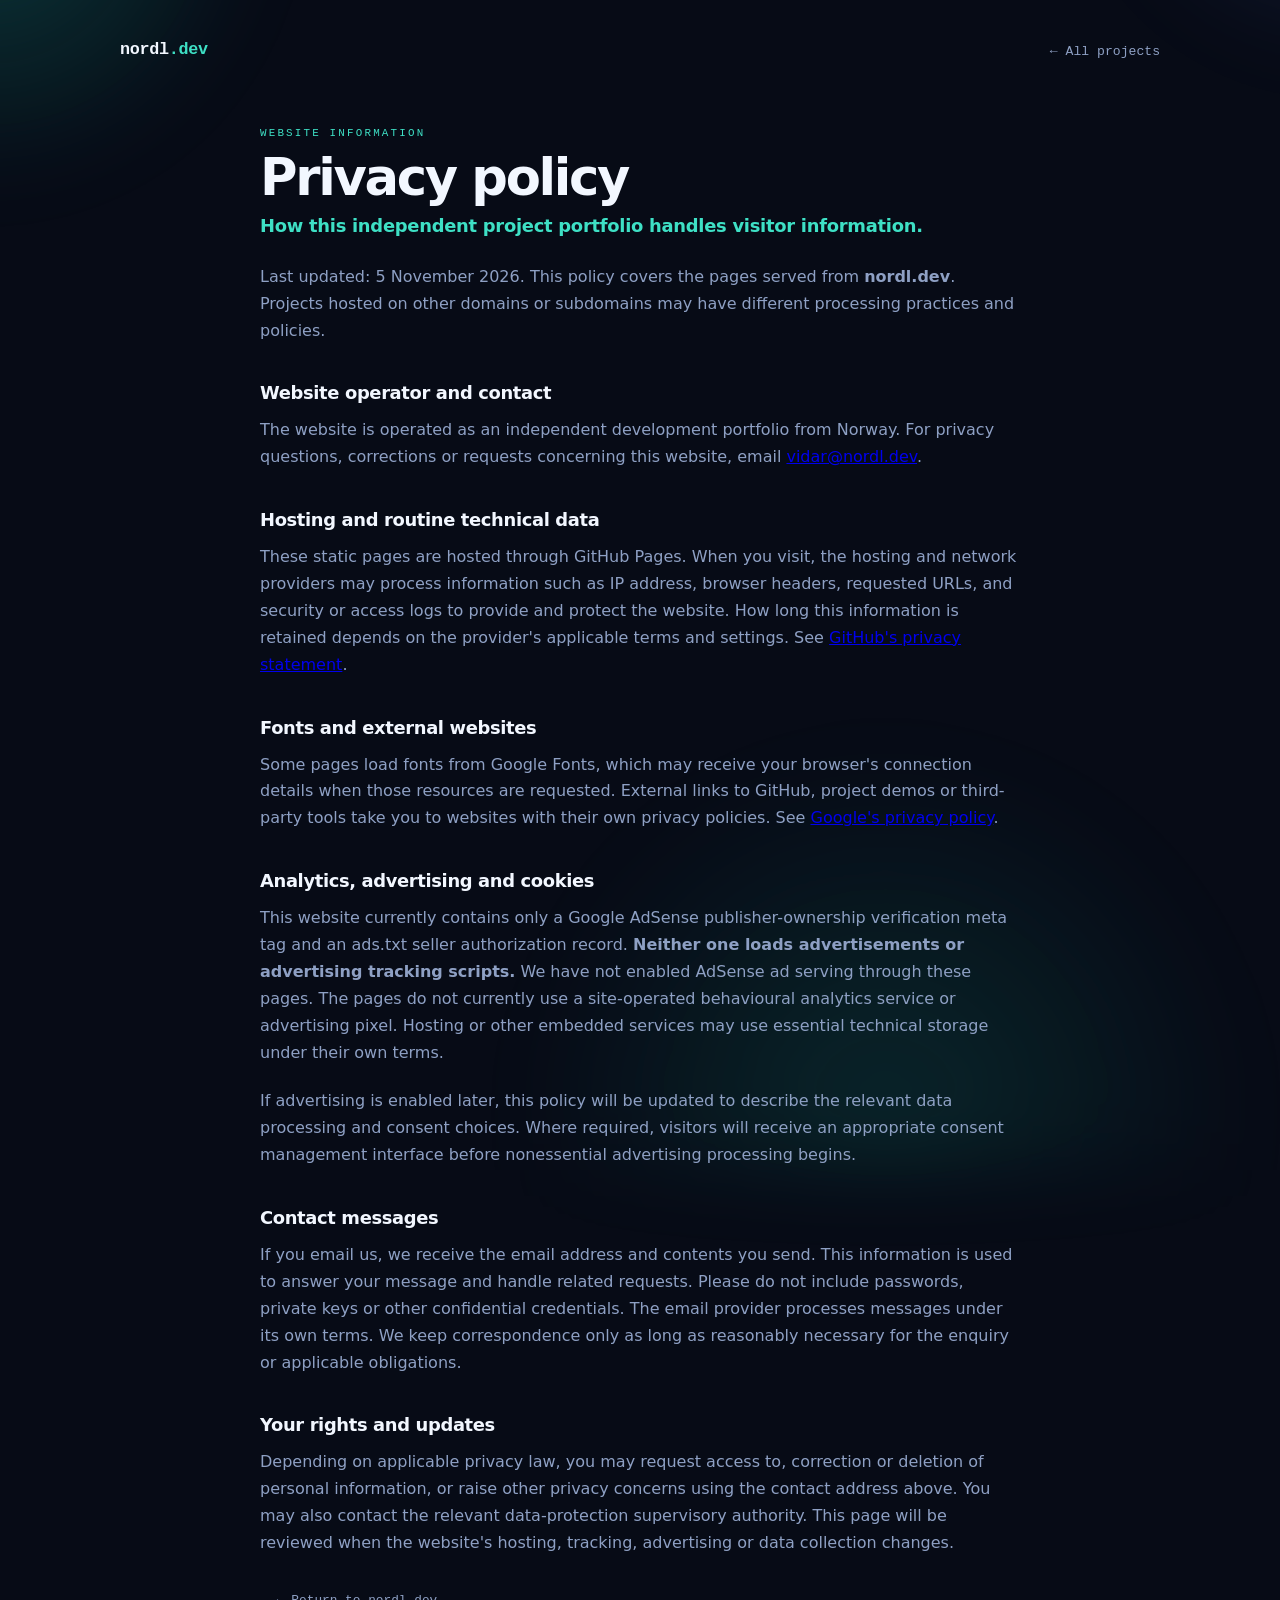
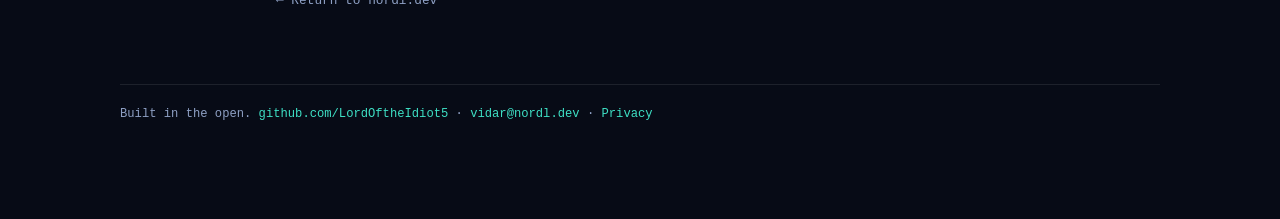
<file: privacy.html>
<!doctype html>
<html lang="en">
<head>
  <meta charset="UTF-8">
  <meta name="viewport" content="width=device-width, initial-scale=1.0">
  <title>Privacy policy — nordl.dev</title>
  <meta name="description" content="Privacy and data handling on nordl.dev, including GitHub Pages hosting, external resources, contact email and advertising status.">
  <meta name="robots" content="index,follow">
  <meta name="google-adsense-account" content="ca-pub-8277014667878301">
  <link rel="canonical" href="https://nordl.dev/privacy.html">
  <link rel="stylesheet" href="style.css">
</head>
<body>
  <div class="aurora" aria-hidden="true"></div>
  <main class="page">
    <header class="masthead">
      <a class="wordmark" href="/">nordl<span>.dev</span></a>
      <nav class="links"><a href="/">← All projects</a></nav>
    </header>
    <article class="case">
      <p class="case-kicker">Website information</p>
      <h1>Privacy policy</h1>
      <p class="case-line">How this independent project portfolio handles visitor information.</p>
      <p class="case-body">Last updated: 5 November 2026. This policy covers the pages served from <strong>nordl.dev</strong>. Projects hosted on other domains or subdomains may have different processing practices and policies.</p>

      <h2>Website operator and contact</h2>
      <p class="case-body">The website is operated as an independent development portfolio from Norway. For privacy questions, corrections or requests concerning this website, email <a href="mailto:vidar@nordl.dev">vidar@nordl.dev</a>.</p>

      <h2>Hosting and routine technical data</h2>
      <p class="case-body">These static pages are hosted through GitHub Pages. When you visit, the hosting and network providers may process information such as IP address, browser headers, requested URLs, and security or access logs to provide and protect the website. How long this information is retained depends on the provider's applicable terms and settings. See <a href="https://docs.github.com/en/site-policy/privacy-policies/github-general-privacy-statement" target="_blank" rel="noopener noreferrer">GitHub's privacy statement</a>.</p>

      <h2>Fonts and external websites</h2>
      <p class="case-body">Some pages load fonts from Google Fonts, which may receive your browser's connection details when those resources are requested. External links to GitHub, project demos or third-party tools take you to websites with their own privacy policies. See <a href="https://policies.google.com/privacy" target="_blank" rel="noopener noreferrer">Google's privacy policy</a>.</p>

      <h2>Analytics, advertising and cookies</h2>
      <p class="case-body">This website currently contains only a Google AdSense publisher-ownership verification meta tag and an ads.txt seller authorization record. <strong>Neither one loads advertisements or advertising tracking scripts.</strong> We have not enabled AdSense ad serving through these pages. The pages do not currently use a site-operated behavioural analytics service or advertising pixel. Hosting or other embedded services may use essential technical storage under their own terms.</p>
      <p class="case-body">If advertising is enabled later, this policy will be updated to describe the relevant data processing and consent choices. Where required, visitors will receive an appropriate consent management interface before nonessential advertising processing begins.</p>

      <h2>Contact messages</h2>
      <p class="case-body">If you email us, we receive the email address and contents you send. This information is used to answer your message and handle related requests. Please do not include passwords, private keys or other confidential credentials. The email provider processes messages under its own terms. We keep correspondence only as long as reasonably necessary for the enquiry or applicable obligations.</p>

      <h2>Your rights and updates</h2>
      <p class="case-body">Depending on applicable privacy law, you may request access to, correction or deletion of personal information, or raise other privacy concerns using the contact address above. You may also contact the relevant data-protection supervisory authority. This page will be reviewed when the website's hosting, tracking, advertising or data collection changes.</p>
      <p class="case-actions"><a class="contact-alt" href="/">← Return to nordl.dev</a></p>
    </article>
    <footer class="foot">
      <p>Built in the open.
        <a href="https://github.com/LordOftheIdiot5" target="_blank" rel="noopener noreferrer">github.com/LordOftheIdiot5</a>
        · <a href="mailto:vidar@nordl.dev">vidar@nordl.dev</a>
        · <a href="/privacy.html" aria-current="page">Privacy</a>
      </p>
    </footer>
  </main>
</body>
</html>
</file>
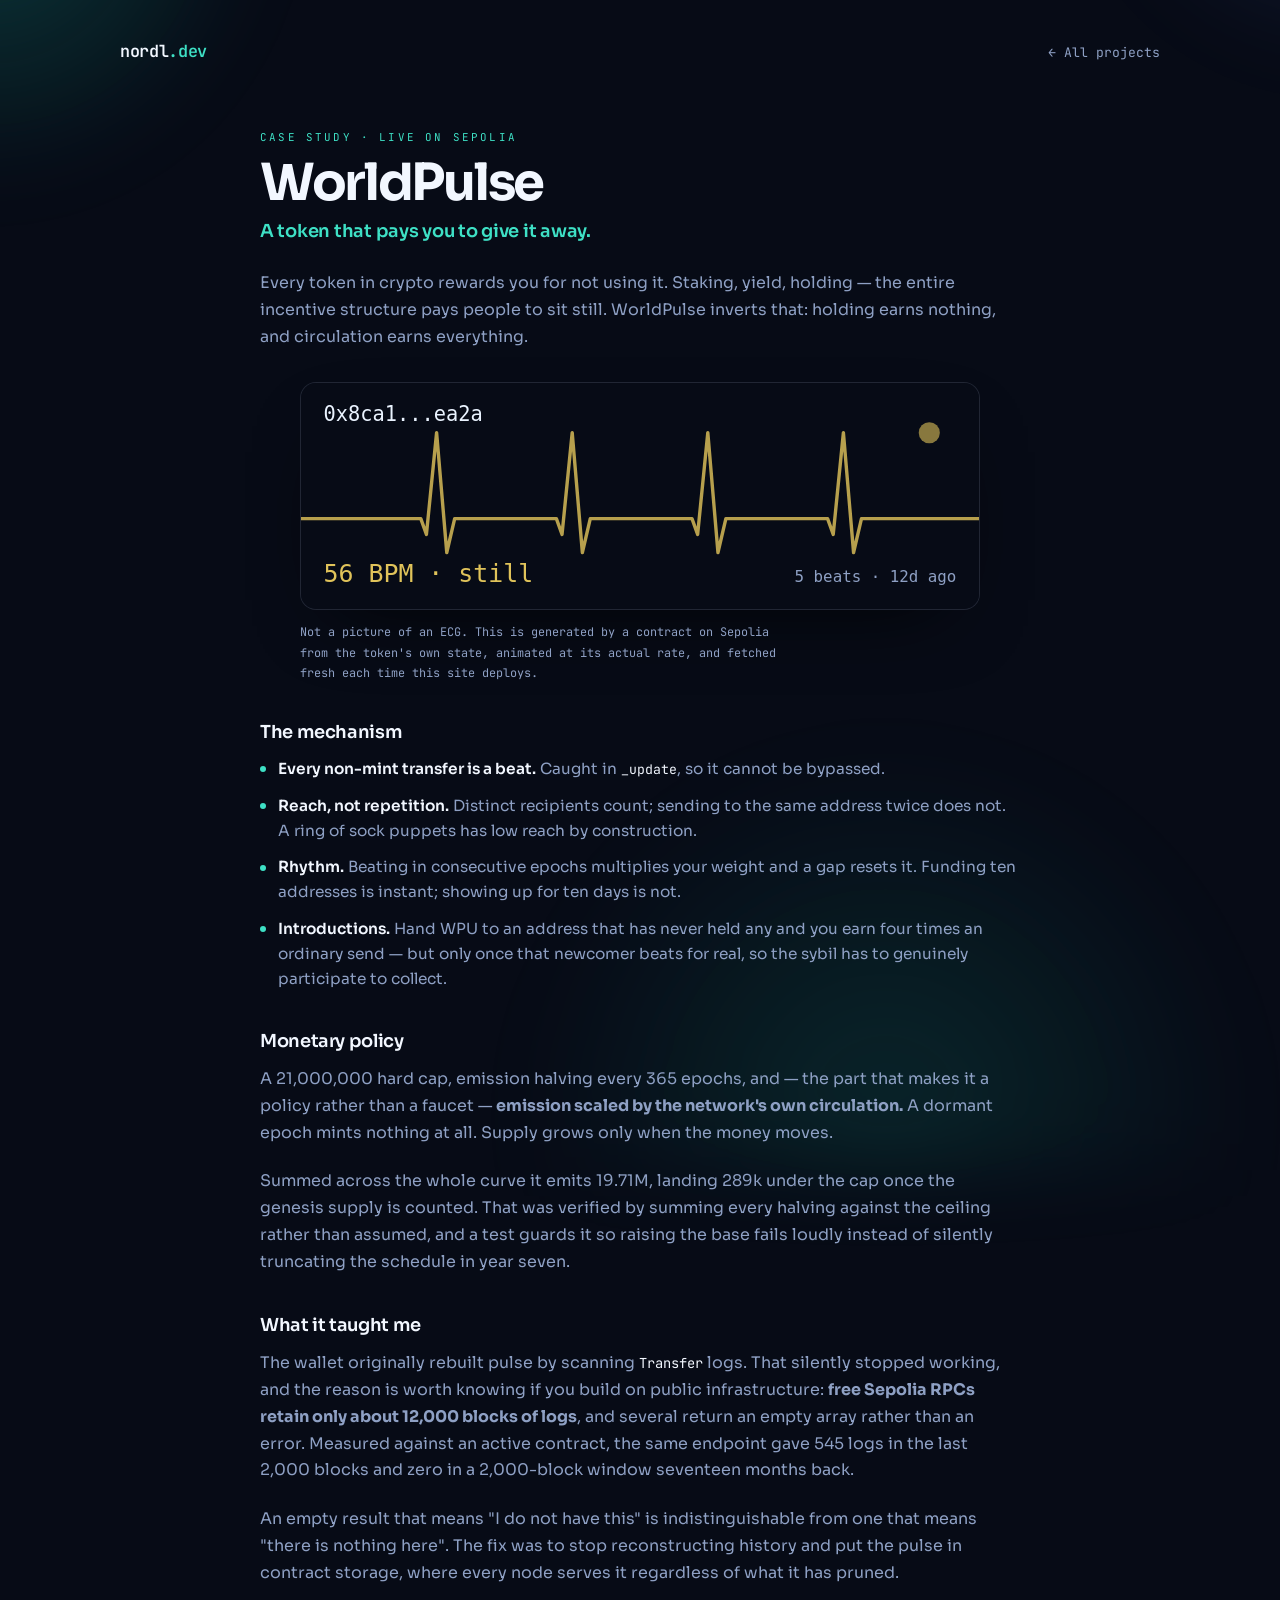
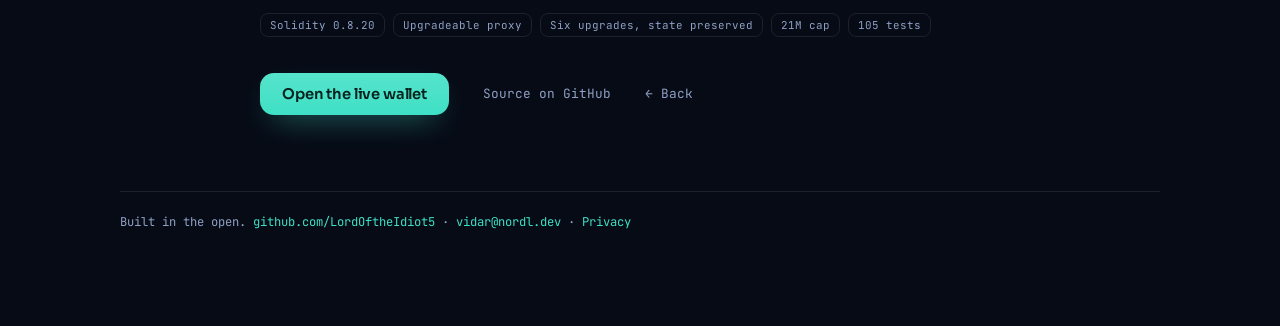
<file: worldpulse.html>
<!doctype html>
<html lang="en">
<head>
  <meta charset="UTF-8">
  <meta name="viewport" content="width=device-width, initial-scale=1.0">
  <title>WorldPulse — nordl.dev</title>
  <meta name="description" content="An ERC-20 whose pulse is on-chain state. Holding earns nothing; circulation earns a capped, halving emission.">
  <meta property="og:title" content="WorldPulse — a token that pays you to give it away">
  <meta property="og:description" content="Supply grows only when the money moves. A dormant epoch mints nothing at all.">
  <meta property="og:type" content="article">
  <meta property="og:url" content="https://nordl.dev/worldpulse.html">
  <meta property="og:image" content="https://nordl.dev/pulse.svg">
  <meta name="twitter:card" content="summary_large_image">
  <link rel="icon" href="data:image/svg+xml,%3Csvg xmlns='http://www.w3.org/2000/svg' viewBox='0 0 32 32'%3E%3Ccircle cx='16' cy='16' r='13' fill='none' stroke='%233ee0c5' stroke-width='3'/%3E%3C/svg%3E">
  <link rel="preconnect" href="https://fonts.googleapis.com">
  <link rel="preconnect" href="https://fonts.gstatic.com" crossorigin>
  <link href="https://fonts.googleapis.com/css2?family=Sora:wght@400;600;700&family=JetBrains+Mono:wght@400;600&display=swap" rel="stylesheet">
  <link rel="stylesheet" href="style.css">
  <meta name="google-adsense-account" content="ca-pub-8277014667878301">
</head>
<body>
  <div class="aurora" aria-hidden="true"></div>

  <main class="page">
    <header class="masthead">
      <a class="wordmark" href="/">nordl<span>.dev</span></a>
      <nav class="links">
        <a href="/">← All projects</a>
      </nav>
    </header>

    <article class="case">
      <p class="case-kicker">Case study · Live on Sepolia</p>
      <h1>WorldPulse</h1>
      <p class="case-line">A token that pays you to give it away.</p>

      <p class="case-body">
        Every token in crypto rewards you for not using it. Staking, yield, holding —
        the entire incentive structure pays people to sit still. WorldPulse inverts
        that: holding earns nothing, and circulation earns everything.
      </p>

      <figure class="case-figure narrow">
        <img src="pulse.svg" alt="The live WorldPulse ECG, drawn on chain and beating at the token's current rate" width="600" height="200">
        <figcaption>
          Not a picture of an ECG. This is generated by a contract on Sepolia from the
          token's own state, animated at its actual rate, and fetched fresh each time
          this site deploys.
        </figcaption>
      </figure>

      <h2>The mechanism</h2>
      <ul class="case-list">
        <li>
          <strong>Every non-mint transfer is a beat.</strong> Caught in
          <span class="mono-inline">_update</span>, so it cannot be bypassed.
        </li>
        <li>
          <strong>Reach, not repetition.</strong> Distinct recipients count; sending to
          the same address twice does not. A ring of sock puppets has low reach by
          construction.
        </li>
        <li>
          <strong>Rhythm.</strong> Beating in consecutive epochs multiplies your weight
          and a gap resets it. Funding ten addresses is instant; showing up for ten
          days is not.
        </li>
        <li>
          <strong>Introductions.</strong> Hand WPU to an address that has never held
          any and you earn four times an ordinary send — but only once that newcomer
          beats for real, so the sybil has to genuinely participate to collect.
        </li>
      </ul>

      <h2>Monetary policy</h2>
      <p class="case-body">
        A 21,000,000 hard cap, emission halving every 365 epochs, and — the part that
        makes it a policy rather than a faucet — <strong>emission scaled by the
        network's own circulation.</strong> A dormant epoch mints nothing at all.
        Supply grows only when the money moves.
      </p>
      <p class="case-body">
        Summed across the whole curve it emits 19.71M, landing 289k under the cap once
        the genesis supply is counted. That was verified by summing every halving
        against the ceiling rather than assumed, and a test guards it so raising the
        base fails loudly instead of silently truncating the schedule in year seven.
      </p>

      <h2>What it taught me</h2>
      <p class="case-body">
        The wallet originally rebuilt pulse by scanning <span class="mono-inline">Transfer</span>
        logs. That silently stopped working, and the reason is worth knowing if you
        build on public infrastructure: <strong>free Sepolia RPCs retain only about
        12,000 blocks of logs</strong>, and several return an empty array rather than
        an error. Measured against an active contract, the same endpoint gave 545 logs
        in the last 2,000 blocks and zero in a 2,000-block window seventeen months
        back.
      </p>
      <p class="case-body">
        An empty result that means "I do not have this" is indistinguishable from one
        that means "there is nothing here". The fix was to stop reconstructing history
        and put the pulse in contract storage, where every node serves it regardless of
        what it has pruned.
      </p>

      <ul class="project-meta case-meta">
        <li>Solidity 0.8.20</li>
        <li>Upgradeable proxy</li>
        <li>Six upgrades, state preserved</li>
        <li>21M cap</li>
        <li>105 tests</li>
      </ul>

      <p class="case-actions">
        <a class="contact-button" href="https://worldpulse.nordl.dev" target="_blank" rel="noopener noreferrer">Open the live wallet</a>
        <a class="contact-alt" href="https://github.com/LordOftheIdiot5/Wallet" target="_blank" rel="noopener noreferrer">Source on GitHub</a>
        <a class="contact-alt" href="/">← Back</a>
      </p>
    </article>

    <footer class="foot">
      <p>
        Built in the open.
        <a href="https://github.com/LordOftheIdiot5" target="_blank" rel="noopener noreferrer">github.com/LordOftheIdiot5</a>
        · <a href="mailto:vidar@nordl.dev">vidar@nordl.dev</a>
         · <a href="/privacy.html">Privacy</a>
      </p>
    </footer>
  </main>
</body>
</html>
</file>
<file: style.css>
/* Deliberately the same palette and type as worldpulse.nordl.dev, so the
   subdomain reads as part of the same place rather than a separate site. */

:root {
  --bg: #070b16;
  --ink: #f2f7ff;
  --muted: #8ea0c4;
  --accent: #3ee0c5;
  --shell: rgba(11, 17, 32, 0.68);
  --edge: rgba(255, 255, 255, 0.09);
  --edge-lit: color-mix(in srgb, var(--accent) 40%, transparent);
  --sans: "Sora", "Segoe UI", system-ui, sans-serif;
  --mono: "JetBrains Mono", ui-monospace, monospace;
}

* { box-sizing: border-box; }

body {
  margin: 0;
  min-height: 100vh;
  font-family: var(--sans);
  color: var(--ink);
  background: var(--bg);
  overflow-x: hidden;
  -webkit-font-smoothing: antialiased;
}

.aurora {
  position: fixed;
  inset: -30vh -30vw;
  z-index: -1;
  pointer-events: none;
  background:
    radial-gradient(36vw 36vw at 18% 12%, color-mix(in srgb, var(--accent) 22%, transparent), transparent 62%),
    radial-gradient(32vw 32vw at 84% 6%, rgba(109, 141, 255, 0.18), transparent 60%),
    radial-gradient(44vw 44vw at 62% 96%, color-mix(in srgb, var(--accent) 12%, transparent), transparent 66%);
  filter: blur(40px) saturate(130%);
  animation: drift 30s ease-in-out infinite alternate;
}

@keyframes drift {
  from { transform: translate3d(-2%, -1%, 0) scale(1); }
  to   { transform: translate3d(3%, 2%, 0) scale(1.07); }
}

.page {
  width: min(1040px, calc(100% - 40px));
  margin: 0 auto;
  padding: 40px 0 96px;
}

/* --- masthead --- */

.masthead {
  display: flex;
  align-items: center;
  justify-content: space-between;
  gap: 20px;
  padding-bottom: 8px;
}

.wordmark {
  font-family: var(--mono);
  font-size: 1.05rem;
  font-weight: 600;
  letter-spacing: -0.02em;
  color: var(--ink);
  text-decoration: none;
}

.wordmark span { color: var(--accent); }

.links a {
  font-family: var(--mono);
  font-size: 0.82rem;
  color: var(--muted);
  text-decoration: none;
  transition: color 0.2s ease;
}

.links a:hover { color: var(--accent); }

/* --- intro --- */

.intro {
  padding: 76px 0 52px;
  max-width: 34ch;
}

.intro h1 {
  margin: 0 0 18px;
  font-size: clamp(2.6rem, 7vw, 4.2rem);
  line-height: 1;
  font-weight: 700;
  letter-spacing: -0.05em;
  background: linear-gradient(180deg, var(--ink) 34%, color-mix(in srgb, var(--ink) 44%, transparent));
  -webkit-background-clip: text;
  background-clip: text;
  color: transparent;
}

.intro p {
  margin: 0;
  max-width: 48ch;
  font-size: 1.04rem;
  line-height: 1.62;
  color: var(--muted);
}

/* --- projects --- */

.projects {
  display: grid;
  grid-template-columns: repeat(auto-fit, minmax(300px, 1fr));
  gap: 20px;
}

.project {
  display: block;
  padding: 26px;
  border-radius: 22px;
  border: 1px solid var(--edge);
  background: var(--shell);
  backdrop-filter: blur(20px) saturate(150%);
  box-shadow: 0 20px 60px -32px rgba(0, 0, 0, 0.9);
  text-decoration: none;
  color: inherit;
  transition: border-color 0.3s ease, transform 0.3s ease, box-shadow 0.3s ease;
  animation: rise 0.6s cubic-bezier(0.2, 0.8, 0.2, 1) both;
}

.project:nth-child(2) { animation-delay: 0.08s; }

.project.live:hover {
  border-color: var(--edge-lit);
  transform: translateY(-3px);
  box-shadow: 0 28px 72px -32px color-mix(in srgb, var(--accent) 32%, rgba(0, 0, 0, 0.9));
}

@keyframes rise {
  from { opacity: 0; transform: translateY(14px); }
  to   { opacity: 1; transform: none; }
}

.project-head {
  display: flex;
  align-items: center;
  justify-content: space-between;
  gap: 14px;
  margin-bottom: 12px;
}

.project h2 {
  margin: 0;
  font-size: 1.35rem;
  font-weight: 600;
  letter-spacing: -0.03em;
}

.badge {
  font-family: var(--mono);
  font-size: 0.64rem;
  letter-spacing: 0.14em;
  text-transform: uppercase;
  padding: 5px 10px;
  border-radius: 999px;
  color: var(--accent);
  border: 1px solid var(--edge-lit);
  background: color-mix(in srgb, var(--accent) 9%, transparent);
  white-space: nowrap;
}

.badge.quiet {
  color: var(--muted);
  border-color: var(--edge);
  background: rgba(255, 255, 255, 0.03);
}

.project-line {
  margin: 0 0 10px;
  font-size: 1rem;
  font-weight: 600;
  color: var(--accent);
  letter-spacing: -0.01em;
}

.project-body {
  margin: 0;
  font-size: 0.92rem;
  line-height: 1.6;
  color: var(--muted);
}

.project-meta {
  display: flex;
  flex-wrap: wrap;
  gap: 8px;
  margin: 18px 0 0;
  padding: 0;
  list-style: none;
}

.project-meta li {
  font-family: var(--mono);
  font-size: 0.68rem;
  color: var(--muted);
  padding: 4px 9px;
  border-radius: 8px;
  border: 1px solid var(--edge);
}

.placeholder { opacity: 0.62; }

/* --- foot --- */

.foot {
  margin-top: 56px;
  padding-top: 22px;
  border-top: 1px solid var(--edge);
}

.foot p {
  margin: 0;
  font-family: var(--mono);
  font-size: 0.76rem;
  color: var(--muted);
}

.foot a { color: var(--accent); text-decoration: none; }
.foot a:hover { text-decoration: underline; }

@media (prefers-reduced-motion: reduce) {
  .aurora, .project { animation: none; }
}

/* --- services --- */

.services {
  margin-top: 56px;
  padding: 30px 28px;
  border-radius: 22px;
  border: 1px solid var(--edge-lit);
  background:
    linear-gradient(180deg, color-mix(in srgb, var(--accent) 6%, transparent), transparent 60%),
    var(--shell);
  backdrop-filter: blur(20px) saturate(150%);
}

.services-title {
  margin: 0 0 10px;
  font-size: 1.6rem;
  font-weight: 700;
  letter-spacing: -0.035em;
}

.services-lede {
  margin: 0 0 26px;
  max-width: 54ch;
  font-size: 0.98rem;
  line-height: 1.6;
  color: var(--muted);
}

.services-grid {
  display: grid;
  grid-template-columns: repeat(auto-fit, minmax(230px, 1fr));
  gap: 22px;
}

.service h3 {
  margin: 0 0 8px;
  font-size: 0.94rem;
  font-weight: 600;
  letter-spacing: -0.01em;
  color: var(--accent);
}

.service p {
  margin: 0;
  font-size: 0.88rem;
  line-height: 1.6;
  color: var(--muted);
}

.services-contact { margin: 28px 0 0; }

.contact-button {
  display: inline-block;
  padding: 12px 22px;
  border-radius: 14px;
  font-family: var(--sans);
  font-size: 0.92rem;
  font-weight: 600;
  letter-spacing: -0.01em;
  text-decoration: none;
  color: #06231e;
  background: linear-gradient(180deg, color-mix(in srgb, var(--accent) 88%, #fff), var(--accent));
  box-shadow: 0 12px 32px -14px color-mix(in srgb, var(--accent) 70%, transparent);
  transition: transform 0.18s ease, filter 0.18s ease;
}

.contact-button:hover { transform: translateY(-1px); filter: brightness(1.06); }
.contact-button:active { transform: translateY(0); }

.contact-alt {
  margin-left: 16px;
  font-family: var(--mono);
  font-size: 0.8rem;
  color: var(--muted);
  text-decoration: none;
}

.contact-alt:hover { color: var(--accent); }

/* A project with no public source: present, clearly not clickable. */
.project.private { cursor: default; }
.project.private:hover { transform: none; }

.mono-inline {
  font-family: var(--mono);
  font-size: 0.86em;
  color: var(--ink);
}

/* --- who / currently --- */

.intro { max-width: none; }

.who {
  max-width: 62ch;
  margin: 0 0 14px;
}

.now {
  margin: 22px 0 0;
  font-family: var(--mono);
  font-size: 0.78rem;
  color: var(--muted);
  line-height: 1.7;
}

.now-label {
  display: inline-block;
  margin-right: 10px;
  padding: 3px 9px;
  border-radius: 999px;
  font-size: 0.64rem;
  letter-spacing: 0.16em;
  text-transform: uppercase;
  color: var(--accent);
  border: 1px solid var(--edge-lit);
  background: color-mix(in srgb, var(--accent) 9%, transparent);
}

/* --- concepts: present, deliberately quiet --- */

.concepts {
  margin-top: 48px;
  padding-top: 26px;
  border-top: 1px solid var(--edge);
}

.concepts-title {
  margin: 0 0 4px;
  font-size: 0.94rem;
  font-weight: 600;
  letter-spacing: -0.01em;
  color: var(--ink);
}

.concepts-note {
  margin: 0 0 14px;
  font-family: var(--mono);
  font-size: 0.72rem;
  color: var(--muted);
}

.concepts-list {
  margin: 0;
  padding: 0;
  list-style: none;
  display: grid;
  gap: 8px;
}

.concepts-list li {
  font-size: 0.86rem;
  line-height: 1.55;
  color: var(--muted);
}

.concepts-list a {
  color: var(--ink);
  text-decoration: none;
  border-bottom: 1px solid var(--edge-lit);
}

.concepts-list a:hover { color: var(--accent); }

.services-availability {
  margin: 24px 0 0;
  max-width: 56ch;
  font-size: 0.94rem;
  line-height: 1.6;
  color: var(--ink);
}

/* The badge is real chain state, fetched at deploy time rather than by script
   in the browser. Sized to the card so it reads as part of it. */
.pulse-badge {
  display: block;
  width: 100%;
  height: auto;
  margin: 0 0 16px;
  border-radius: 12px;
  border: 1px solid var(--edge);
  background: #070b16;
}

/* Screenshots sit flush at the top of a card, so the card reads as a window
   onto the thing rather than a paragraph with a picture stuck under it. */
.shot {
  display: block;
  width: 100%;
  height: auto;
  margin: 0 0 16px;
  border-radius: 12px;
  border: 1px solid var(--edge);
  background: #0b1120;
}




/* <picture> is inline by default, so an img inside it sizing to 100% resolves
   against a shrink-to-fit box rather than the column. On a narrow screen that
   collapsed the screenshot to 124px. */
.feature-media picture {
  display: block;
  width: 100%;
}

/* --- case study page -------------------------------------------------------
   A detail page exists so the screenshot has room. On the card grid it rendered
   at a fifth of its size and read as noise; here it gets the full column. */

.case {
  max-width: 760px;
  margin: 0 auto;
  padding: 60px 0 20px;
}

.case-kicker {
  margin: 0 0 12px;
  font-family: var(--mono);
  font-size: 0.68rem;
  letter-spacing: 0.2em;
  text-transform: uppercase;
  color: var(--accent);
}

.case h1 {
  margin: 0 0 10px;
  font-size: clamp(2.2rem, 6vw, 3.2rem);
  font-weight: 700;
  letter-spacing: -0.045em;
  line-height: 1.05;
}

.case-line {
  margin: 0 0 28px;
  font-size: 1.12rem;
  font-weight: 600;
  color: var(--accent);
  letter-spacing: -0.015em;
}

.case-body {
  margin: 0 0 22px;
  font-size: 1rem;
  line-height: 1.68;
  color: var(--muted);
}

.case h2 {
  margin: 38px 0 14px;
  font-size: 1.12rem;
  font-weight: 600;
  letter-spacing: -0.02em;
  color: var(--ink);
}

/* Break out of the text column so the screenshot is actually legible. The
   width alone is not enough: without re-centring, a figure wider than its
   column simply runs off the right edge and the page scrolls sideways. */
.case-figure {
  margin: 32px 0;
  width: min(1040px, calc(100vw - 40px));
  max-width: none;
  margin-left: 50%;
  transform: translateX(-50%);
}

.case-figure img {
  display: block;
  width: 100%;
  height: auto;
  border-radius: 16px;
  border: 1px solid var(--edge);
  box-shadow: 0 30px 80px -40px rgba(0, 0, 0, 0.95);
  background: #0b1120;
}

.case-figure picture { display: block; width: 100%; }

.case-figure figcaption {
  margin-top: 12px;
  max-width: 70ch;
  font-family: var(--mono);
  font-size: 0.74rem;
  line-height: 1.7;
  color: var(--muted);
}

.case-list {
  margin: 0 0 8px;
  padding: 0;
  list-style: none;
  display: grid;
  gap: 12px;
}

.case-list li {
  padding-left: 18px;
  position: relative;
  font-size: 0.96rem;
  line-height: 1.62;
  color: var(--muted);
}

.case-list li::before {
  content: "";
  position: absolute;
  left: 0;
  top: 0.6em;
  width: 6px;
  height: 6px;
  border-radius: 50%;
  background: var(--accent);
}

.case-list strong { color: var(--ink); font-weight: 600; }

.case-meta { margin-top: 26px; }

.case-actions {
  margin: 36px 0 0;
  display: flex;
  align-items: center;
  gap: 18px;
  flex-wrap: wrap;
}

/* A tall phone capture beside its text, rather than breaking out full width
   the way a wide desktop screenshot does. */
.case-split {
  display: grid;
  grid-template-columns: 1fr 300px;
  gap: 40px;
  align-items: start;
  margin: 26px 0 10px;
}

.case-split-copy > :first-child { margin-top: 0; }

.case-phone {
  margin: 0;
  position: sticky;
  top: 30px;
}

.case-phone picture { display: block; }

.case-phone img {
  display: block;
  width: 100%;
  height: auto;
  border-radius: 20px;
  border: 1px solid var(--edge);
  box-shadow: 0 30px 70px -34px rgba(0, 0, 0, 0.95);
}

.case-figure.narrow {
  width: min(680px, calc(100vw - 40px));
}

.case-note {
  font-family: var(--mono);
  font-size: 0.76rem;
  color: var(--muted);
}

@media (max-width: 760px) {
  .case-split {
    grid-template-columns: 1fr;
    gap: 26px;
  }
  .case-phone {
    position: static;
    max-width: 300px;
  }
}

/* An architecture diagram is the artefact here, so let it be one. */
.case-code {
  margin: 24px 0 28px;
  padding: 20px 22px;
  border-radius: 14px;
  border: 1px solid var(--edge);
  background: rgba(0, 0, 0, 0.28);
  overflow-x: auto;
}

.case-code code {
  font-family: var(--mono);
  font-size: 0.74rem;
  line-height: 1.65;
  color: var(--muted);
  white-space: pre;
}
.beta-panel {
  margin-block: 1.5rem 2rem;
  padding: clamp(1rem, 3vw, 1.5rem);
  border: 1px solid rgba(62, 224, 197, 0.28);
  border-radius: 14px;
  background: rgba(62, 224, 197, 0.06);
}
.beta-panel h2 { margin-top: 0; }
.beta-panel p { margin-bottom: 0; }
.beta-downloads {
  display: flex;
  flex-wrap: wrap;
  gap: 0.75rem;
}
.beta-screens {
  display: grid;
  grid-template-columns: repeat(auto-fit, minmax(min(100%, 220px), 1fr));
  gap: 1.25rem;
  margin-block: 1.25rem 2rem;
}
.beta-screens figure {
  margin: 0;
  text-align: center;
}
.beta-screens img {
  display: block;
  width: min(100%, 270px);
  height: auto;
  margin-inline: auto;
  border: 1px solid rgba(62, 224, 197, 0.24);
  border-radius: 14px;
}
.beta-screens figcaption { margin-top: 0.65rem; }
</file>
<file: home-v2.css>
/* Nordl homepage only. Existing case studies retain style.css unchanged. */
.nordl-home{--bg:#090f1a;--ink:#f4f7fc;--muted:#adbbcf;--shell:#111b2a;--edge:#25364c;--accent:#56dfc6;background:radial-gradient(ellipse at 75% 0%,#172b39 0,transparent 43%),var(--bg)}
.nordl-home .page{width:min(1240px,calc(100% - 64px));padding:28px 0 64px}
.nordl-home .masthead{padding:0 0 20px;border-bottom:1px solid var(--edge)}
.nordl-home .wordmark{font-size:1.42rem;white-space:nowrap}
.nordl-home .links{display:flex;align-items:center;gap:24px;flex-wrap:wrap}
.nordl-home .links a{font-family:var(--sans);font-size:.82rem}
.nordl-hero{display:grid;grid-template-columns:minmax(0,1.17fr) minmax(0,.83fr);gap:48px;align-items:center;padding:70px 0 64px}
.section-kicker{font:600 .7rem/1.5 var(--mono);letter-spacing:.12em;color:var(--accent);margin:0 0 14px}
.signal-dot{display:inline-block;width:8px;height:8px;margin-right:8px;background:var(--accent);border-radius:50%;box-shadow:0 0 15px #56dfc666}
.nordl-hero h1{font-size:clamp(2.6rem,5.2vw,4.65rem);line-height:1.04;letter-spacing:-.055em;margin:0 0 22px}
.nordl-hero h1 span{color:var(--accent)}
.hero-description{font-size:1.08rem;line-height:1.75;color:var(--muted);max-width:49ch;margin:0 0 27px}
.hero-actions{display:flex;flex-wrap:wrap;gap:12px;align-items:center}
.nordl-home .contact-button,.outline-button{border-radius:10px;padding:12px 18px;line-height:1.5;min-height:46px}
.outline-button{display:inline-block;color:var(--ink);text-decoration:none;border:1px solid var(--edge);font-weight:600;font-size:.9rem}
.outline-button:hover{border-color:var(--accent)}
.hero-principles{display:flex;flex-wrap:wrap;gap:8px 16px;margin-top:24px;color:var(--muted);font-size:.72rem}
.hero-principles span:before{content:"✓";color:var(--accent);margin-right:6px}
.network-panel{border:1px solid var(--edge);border-radius:20px;padding:22px;background:linear-gradient(145deg,#122237,#0c1420);min-width:0}
.network-top{display:flex;align-items:center;justify-content:space-between;gap:8px;flex-wrap:wrap;font:600 .65rem var(--mono);letter-spacing:.06em;color:var(--muted)}
.network-chip{letter-spacing:0;border:1px solid var(--edge);border-radius:6px;padding:5px 7px}
.network-panel svg{display:block;width:100%;height:auto;margin:12px 0}
.network-panel p{font-size:.78rem;color:var(--muted);line-height:1.55;margin:0}
.nordl-section{padding:32px 0;scroll-margin-top:20px}
.section-heading{display:flex;align-items:flex-end;justify-content:space-between;gap:22px;margin:0 0 22px}
.section-heading h2,.partner-panel h2{font-size:clamp(1.7rem,3vw,2.35rem);letter-spacing:-.04em;margin:0;line-height:1.15}
.section-heading>p{font-size:.92rem;max-width:40ch;color:var(--muted);line-height:1.6;margin:0}
.platform-grid{display:grid;grid-template-columns:repeat(3,minmax(0,1fr));gap:18px}
.platform{display:flex;flex-direction:column;min-width:0;text-decoration:none;color:var(--ink);border:1px solid var(--edge);border-radius:17px;overflow:hidden;background:var(--shell);transition:border-color .2s,transform .2s}
.platform:hover{border-color:var(--tone);transform:translateY(-3px)}
.platform.leivro{--tone:#9dbaff;--art:#1a2944}.platform.stocks{--tone:#57e0bc;--art:#15342f}.platform.energy{--tone:#ffcc7d;--art:#332a1d}
.platform-art{height:145px;display:flex;align-items:flex-start;justify-content:space-between;padding:18px;background:radial-gradient(ellipse at 85% 35%,var(--art),transparent 78%),#101c2c;color:var(--tone);gap:4px}
.platform-art>span{font:600 .72rem/1.5 var(--mono);max-width:13ch;text-transform:uppercase;letter-spacing:.05em}
.platform-art svg{height:112px;width:46%;max-width:146px;flex-shrink:0}
.platform-body{padding:22px;display:flex;flex-direction:column;flex:1}
.platform-title{display:flex;align-items:center;justify-content:space-between;gap:8px}
.platform-title h3{font-size:1.45rem;margin:0;letter-spacing:-.035em}
.platform-title>span,.platform-link{color:var(--tone)}
.platform-body p{font-size:.91rem;color:var(--muted);line-height:1.65;margin:12px 0 18px}
.platform-tags{list-style:none;display:flex;flex-wrap:wrap;gap:6px;padding:0;margin:auto 0 20px}
.platform-tags li{font-size:.69rem;border:1px solid var(--edge);border-radius:5px;padding:5px 7px}
.platform-link{font-size:.84rem;font-weight:600;border-top:1px solid var(--edge);padding-top:15px;display:flex;justify-content:space-between}
.partner-panel{margin:26px 0 14px;padding:32px;display:grid;grid-template-columns:minmax(0,1.15fr) minmax(0,.85fr);gap:38px;border:1px solid var(--edge);border-radius:18px;background:linear-gradient(120deg,#142438,#101a29)}
.partner-panel p:not(.section-kicker){font-size:.95rem;line-height:1.7;color:var(--muted);max-width:65ch;margin:18px 0 22px}
.partner-topics{display:grid;gap:10px;align-content:center}
.partner-topics>div{padding:14px 17px;border:1px solid var(--edge);background:#0d1725;border-radius:10px}
.partner-topics strong,.partner-topics span{display:block;line-height:1.55}
.partner-topics strong{font-size:.89rem}
.partner-topics span{color:var(--muted);font-size:.8rem;margin-top:3px}
.nordl-home .projects{grid-template-columns:repeat(2,minmax(0,1fr));gap:16px}
.nordl-home .project{animation:none;backdrop-filter:none;box-shadow:none;border-radius:16px;padding:22px}
.nordl-home .project-head{flex-wrap:wrap}
.nordl-home .services{backdrop-filter:none}
.nordl-home .services-grid{grid-template-columns:repeat(3,minmax(0,1fr))}
.nordl-home .foot p{line-height:1.85;overflow-wrap:anywhere}
.nordl-home a:focus-visible{outline:2px solid var(--accent);outline-offset:4px}
@media(max-width:920px){.nordl-hero{gap:28px;padding:48px 0}.platform-grid{gap:12px}.platform-body{padding:17px}.platform-art{padding:14px}.nordl-home .links{gap:13px}}
@media(max-width:740px){.nordl-home .page{width:calc(100% - 36px);padding-top:20px}.nordl-home .masthead{align-items:flex-start;flex-direction:column;gap:14px}.nordl-home .links{gap:12px 18px}.nordl-hero,.partner-panel{grid-template-columns:minmax(0,1fr);gap:22px}.nordl-hero{padding:42px 0 24px}.network-panel{max-width:490px;padding:16px}.section-heading{align-items:flex-start;flex-direction:column;gap:10px}.platform-grid{grid-template-columns:minmax(0,1fr);gap:14px}.platform-art{height:118px}.platform-art svg{height:90px}.platform-body{padding:20px}.partner-panel{padding:22px}.nordl-home .projects,.nordl-home .services-grid{grid-template-columns:minmax(0,1fr)}.nordl-home .services{padding:22px}.nordl-home .contact-alt{display:inline-block;margin:10px 0}.nordl-section{padding:24px 0}}
@media(max-width:360px){.nordl-home .page{width:calc(100% - 28px)}.nordl-hero h1{font-size:2.35rem}.hero-actions{align-items:stretch;flex-direction:column}.hero-actions a{text-align:center}.platform-title h3{font-size:1.25rem}}
@media(prefers-reduced-motion:reduce){.nordl-home *{animation:none!important;transition:none!important}}
</file>
